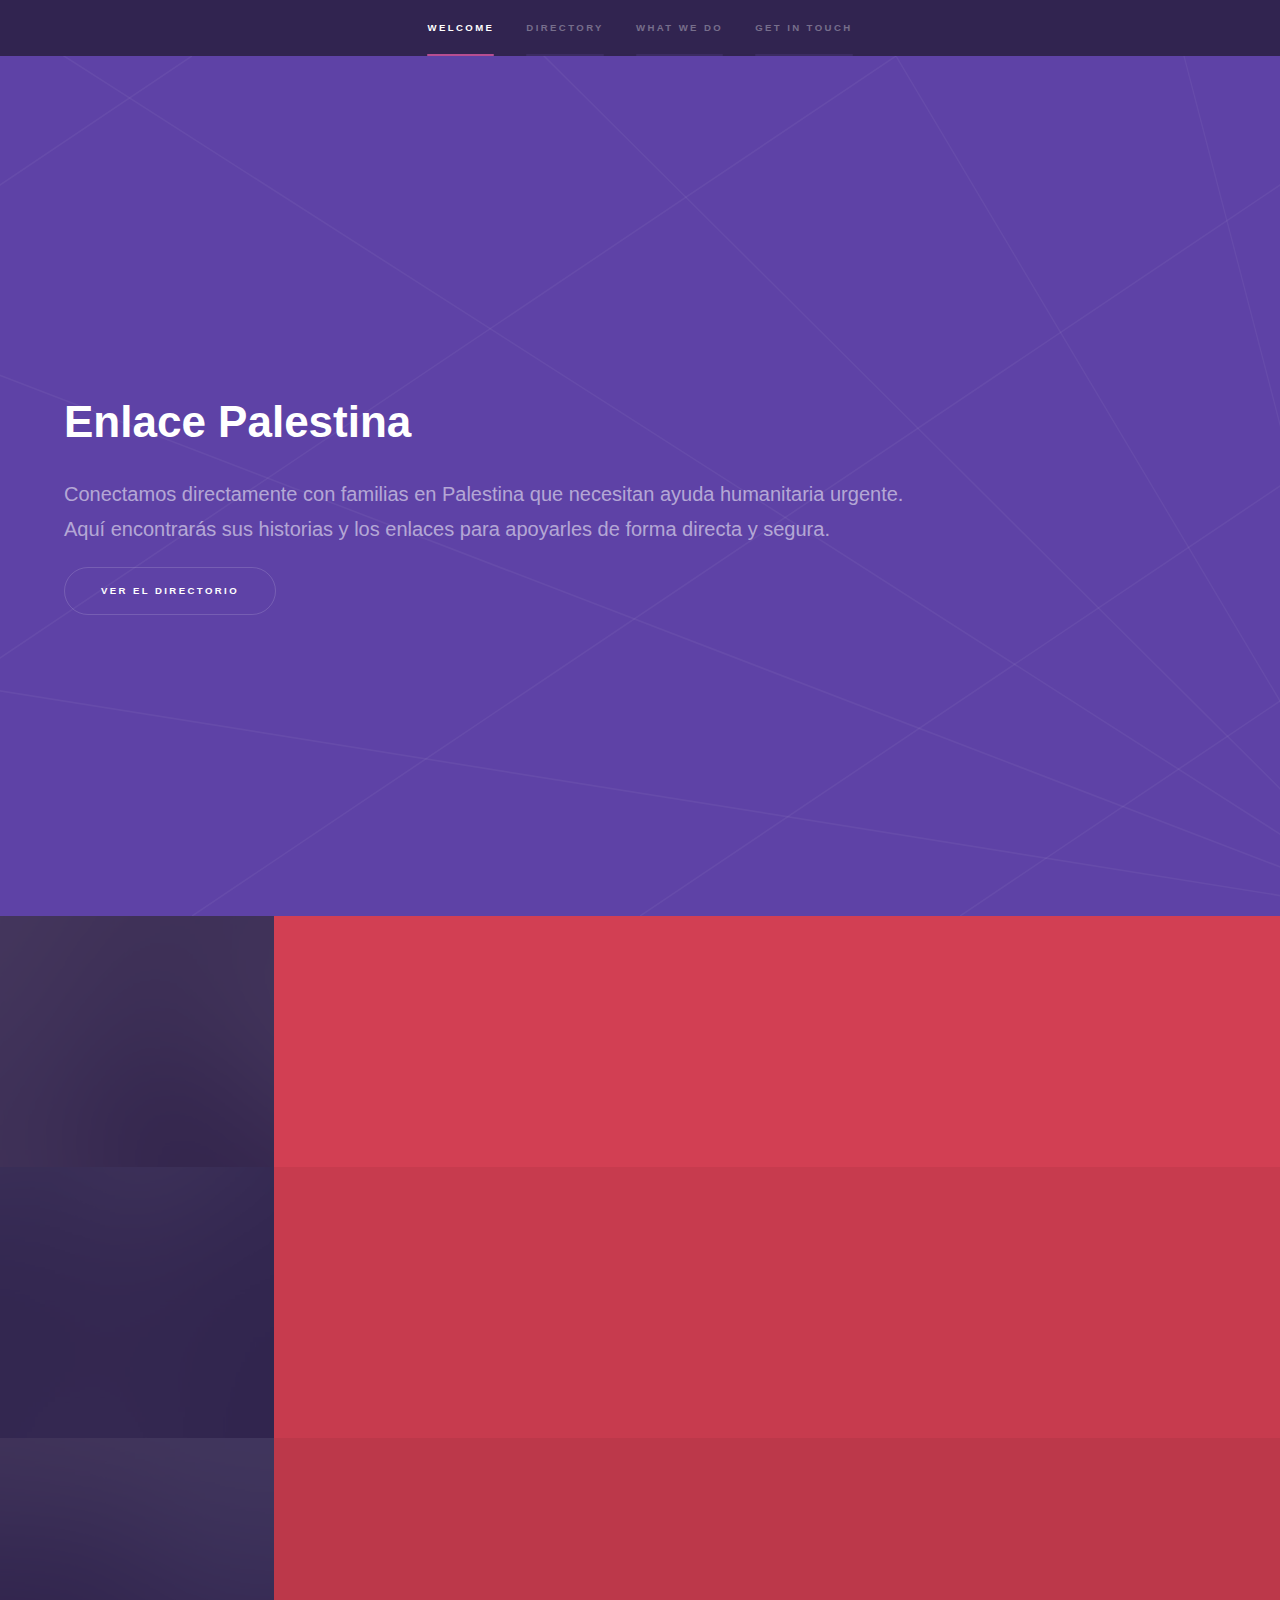
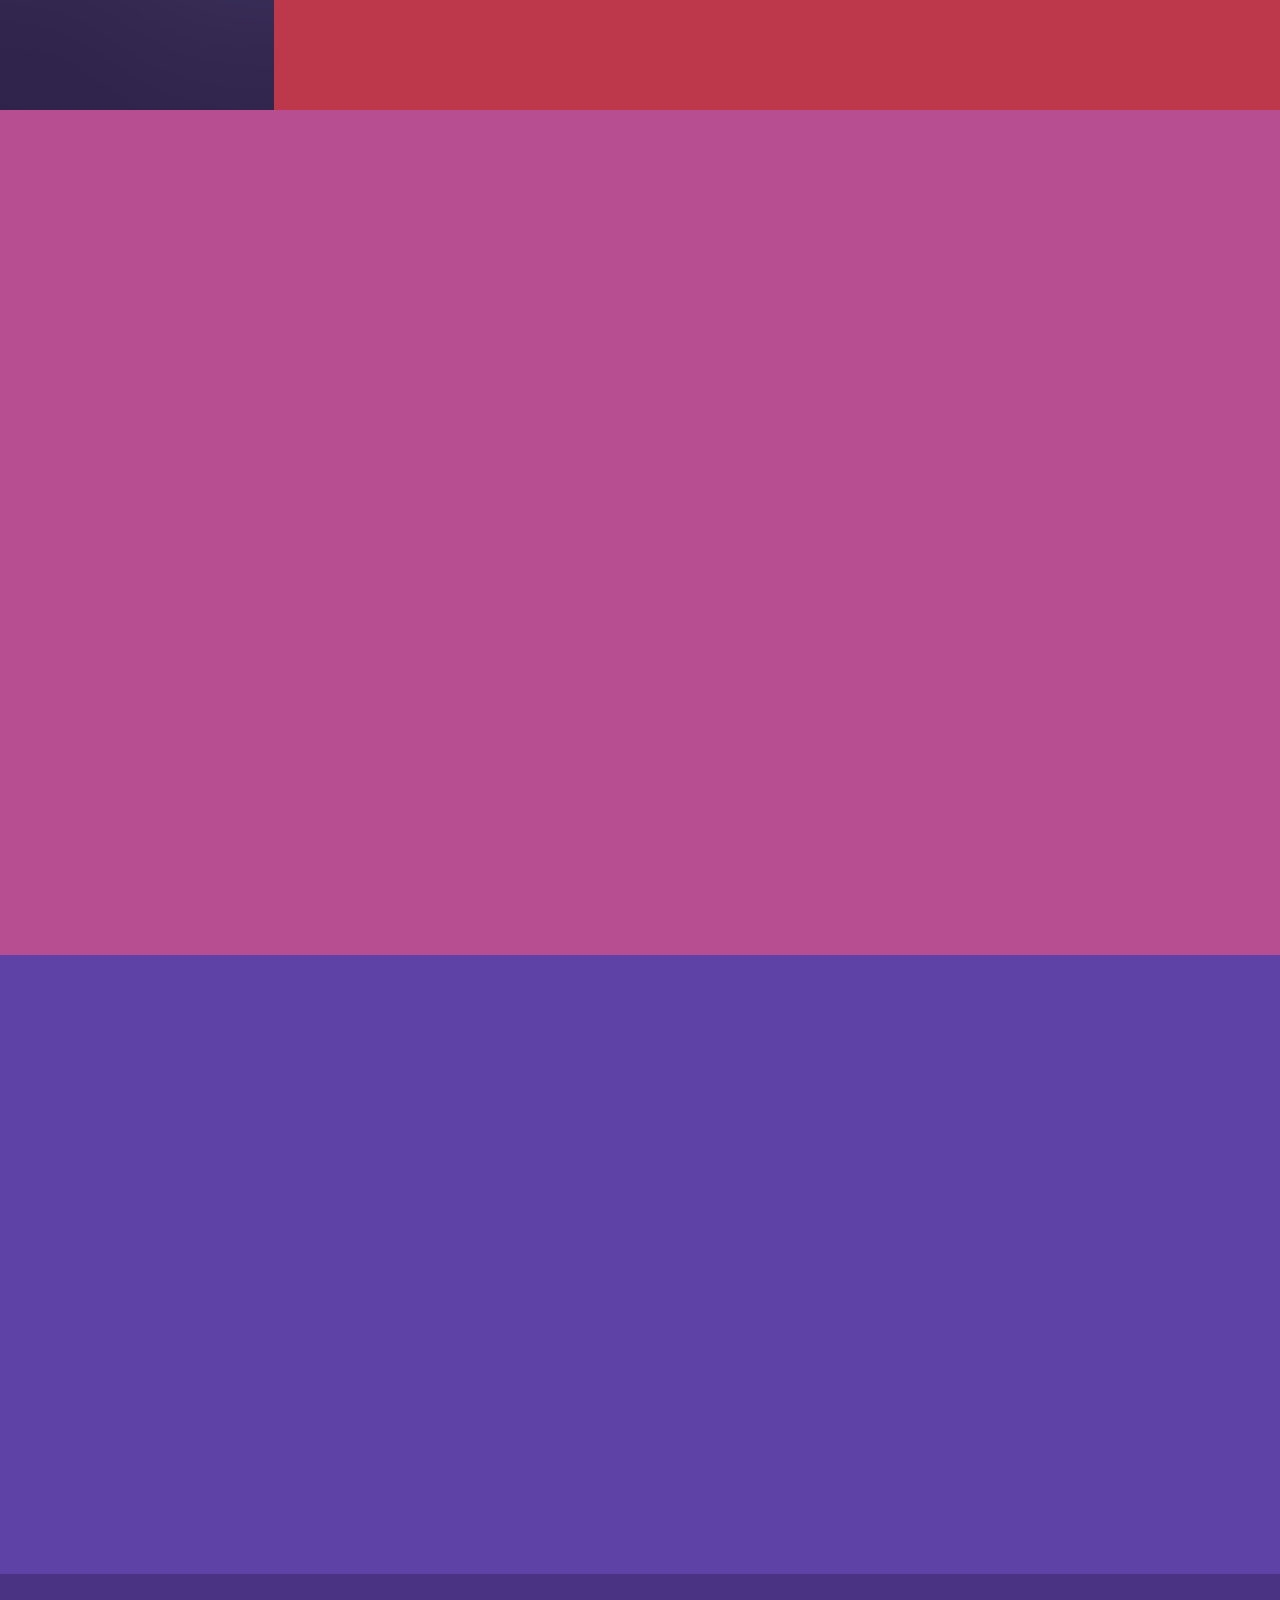
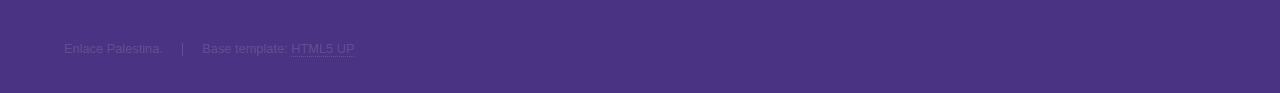
<file: index.html>
<!DOCTYPE HTML>
<!--
	Hyperspace by HTML5 UP
	html5up.net | @ajlkn
	Free for personal and commercial use under the CCA 3.0 license (html5up.net/license)
-->
<html>
	<head>
		<title>Enlace Palestina</title>
		<meta charset="utf-8" />
		<meta name="viewport" content="width=device-width, initial-scale=1, user-scalable=no" />
		<link rel="stylesheet" href="assets/css/main.css" />
		<noscript><link rel="stylesheet" href="assets/css/noscript.css" /></noscript>
	</head>
	<body class="is-preload">

		<!-- Sidebar -->
			<section id="sidebar">
				<div class="inner">
					<nav>
						<ul>
							<li><a href="#intro">Welcome</a></li>
							<li><a href="#one">Directory</a></li>
							<li><a href="#two">What we do</a></li>
							<li><a href="#three">Get in touch</a></li>
						</ul>
					</nav>
				</div>
			</section>

		<!-- Wrapper -->
			<div id="wrapper">

				<!-- Intro -->
					<section id="intro" class="wrapper style1 fullscreen fade-up">
						<div class="inner">
							<h1>Enlace Palestina</h1>
							<p>Conectamos directamente con familias en Palestina que necesitan ayuda humanitaria urgente.<br />
							Aquí encontrarás sus historias y los enlaces para apoyarles de forma directa y segura.</p>
							<ul class="actions">
								<li><a href="#one" class="button scrolly">Ver el directorio</a></li>
							</ul>
						</div>
					</section>

				<!-- One -->
					<section id="one" class="wrapper style2 spotlights">
						<section>
							<a href="#" class="image"><img src="images/pic01.jpg" alt="Familia Al-Kurd" data-position="center center" /></a>
							<div class="content">
								<div class="inner">
									<h3>Familia Al-Kurd, Gaza</h3>
									<p>Nuestra casa fue destruida en los bombardeos. Somos una familia de 6 personas, incluyendo dos niños pequeños. Los fondos recaudados se usarán para conseguir refugio seguro, comida, agua y medicinas. Tu ayuda nos da esperanza.</p>
									<ul class="actions">
										<li><a href="https://www.gofundme.com/f/enlace-a-la-campana-real" target="_blank" rel="noopener noreferrer" class="button">Donar</a></li>
									</ul>
								</div>
							</div>
						</section>
						<section>
							<a href="#" class="image"><img src="images/pic02.jpg" alt="" data-position="top center" /></a>
							<div class="content">
								<div class="inner">
									<h2>Feugiat consequat</h2>
									<p>Phasellus convallis elit id ullamcorper pulvinar. Duis aliquam turpis mauris, eu ultricies erat malesuada quis. Aliquam dapibus.</p>
									<ul class="actions">
										<li><a href="generic.html" class="button">Learn more</a></li>
									</ul>
								</div>
							</div>
						</section>
						<section>
							<a href="#" class="image"><img src="images/pic03.jpg" alt="" data-position="25% 25%" /></a>
							<div class="content">
								<div class="inner">
									<h2>Ultricies aliquam</h2>
									<p>Phasellus convallis elit id ullamcorper pulvinar. Duis aliquam turpis mauris, eu ultricies erat malesuada quis. Aliquam dapibus.</p>
									<ul class="actions">
										<li><a href="generic.html" class="button">Learn more</a></li>
									</ul>
								</div>
							</div>
						</section>
					</section>

				<!-- Two -->
					<section id="two" class="wrapper style3 fade-up">
						<div class="inner">
							<h2>What we do</h2>
							<p>Phasellus convallis elit id ullamcorper pulvinar. Duis aliquam turpis mauris, eu ultricies erat malesuada quis. Aliquam dapibus, lacus eget hendrerit bibendum, urna est aliquam sem, sit amet imperdiet est velit quis lorem.</p>
							<div class="features">
								<section>
									<span class="icon solid major fa-code"></span>
									<h3>Lorem ipsum amet</h3>
									<p>Phasellus convallis elit id ullam corper amet et pulvinar. Duis aliquam turpis mauris, sed ultricies erat dapibus.</p>
								</section>
								<section>
									<span class="icon solid major fa-lock"></span>
									<h3>Aliquam sed nullam</h3>
									<p>Phasellus convallis elit id ullam corper amet et pulvinar. Duis aliquam turpis mauris, sed ultricies erat dapibus.</p>
								</section>
								<section>
									<span class="icon solid major fa-cog"></span>
									<h3>Sed erat ullam corper</h3>
									<p>Phasellus convallis elit id ullam corper amet et pulvinar. Duis aliquam turpis mauris, sed ultricies erat dapibus.</p>
								</section>
								<section>
									<span class="icon solid major fa-desktop"></span>
									<h3>Veroeros quis lorem</h3>
									<p>Phasellus convallis elit id ullam corper amet et pulvinar. Duis aliquam turpis mauris, sed ultricies erat dapibus.</p>
								</section>
								<section>
									<span class="icon solid major fa-link"></span>
									<h3>Urna quis bibendum</h3>
									<p>Phasellus convallis elit id ullam corper amet et pulvinar. Duis aliquam turpis mauris, sed ultricies erat dapibus.</p>
								</section>
								<section>
									<span class="icon major fa-gem"></span>
									<h3>Aliquam urna dapibus</h3>
									<p>Phasellus convallis elit id ullam corper amet et pulvinar. Duis aliquam turpis mauris, sed ultricies erat dapibus.</p>
								</section>
							</div>
							<ul class="actions">
								<li><a href="generic.html" class="button">Learn more</a></li>
							</ul>
						</div>
					</section>

				<!-- Three -->
					<section id="three" class="wrapper style1 fade-up">
						<div class="inner">
							<h2>Contacto</h2>
							<p>Si conoces alguna familia que necesite ayuda o quieres colaborar con el proyecto, no dudes en escribirnos.</p>
							<div class="split style1">
								<section>
									<form method="post" action="#">
										<div class="fields">
											<div class="field half">
												<label for="name">Name</label>
												<input type="text" name="name" id="name" />
											</div>
											<div class="field half">
												<label for="email">Email</label>
												<input type="text" name="email" id="email" />
											</div>
											<div class="field">
												<label for="message">Message</label>
												<textarea name="message" id="message" rows="5"></textarea>
											</div>
										</div>
										<ul class="actions">
											<li><a href="" class="button submit">Send Message</a></li>
										</ul>
									</form>
								</section>
								<section>
									<ul class="contact">
										<li>
											<h3>Email</h3>
											<a href="#">enlacepalestina @ proton.me</a>
										</li>
			
										<li>
											<h3>Social</h3>
											<ul class="icons">
												<li><a href="#" class="icon brands fa-github"><span class="label">GitHub</span></a></li>
												<li><a href="https://www.instagram.com/enlacepalestina" class="icon brands fa-instagram"><span class="label">Instagram</span></a></li>
											</ul>
										</li>
									</ul>
								</section>
							</div>
						</div>
					</section>

			</div>

		<!-- Footer -->
			<footer id="footer" class="wrapper style1-alt">
				<div class="inner">
					<ul class="menu">
						<li>Enlace Palestina.</li><li>Base template: <a href="http://html5up.net">HTML5 UP</a></li>
					</ul>
				</div>
			</footer>

		<!-- Scripts -->
			<script src="assets/js/jquery.min.js"></script>
			<script src="assets/js/jquery.scrollex.min.js"></script>
			<script src="assets/js/jquery.scrolly.min.js"></script>
			<script src="assets/js/browser.min.js"></script>
			<script src="assets/js/breakpoints.min.js"></script>
			<script src="assets/js/util.js"></script>
			<script src="assets/js/main.js"></script>

	</body>
</html>
</file>
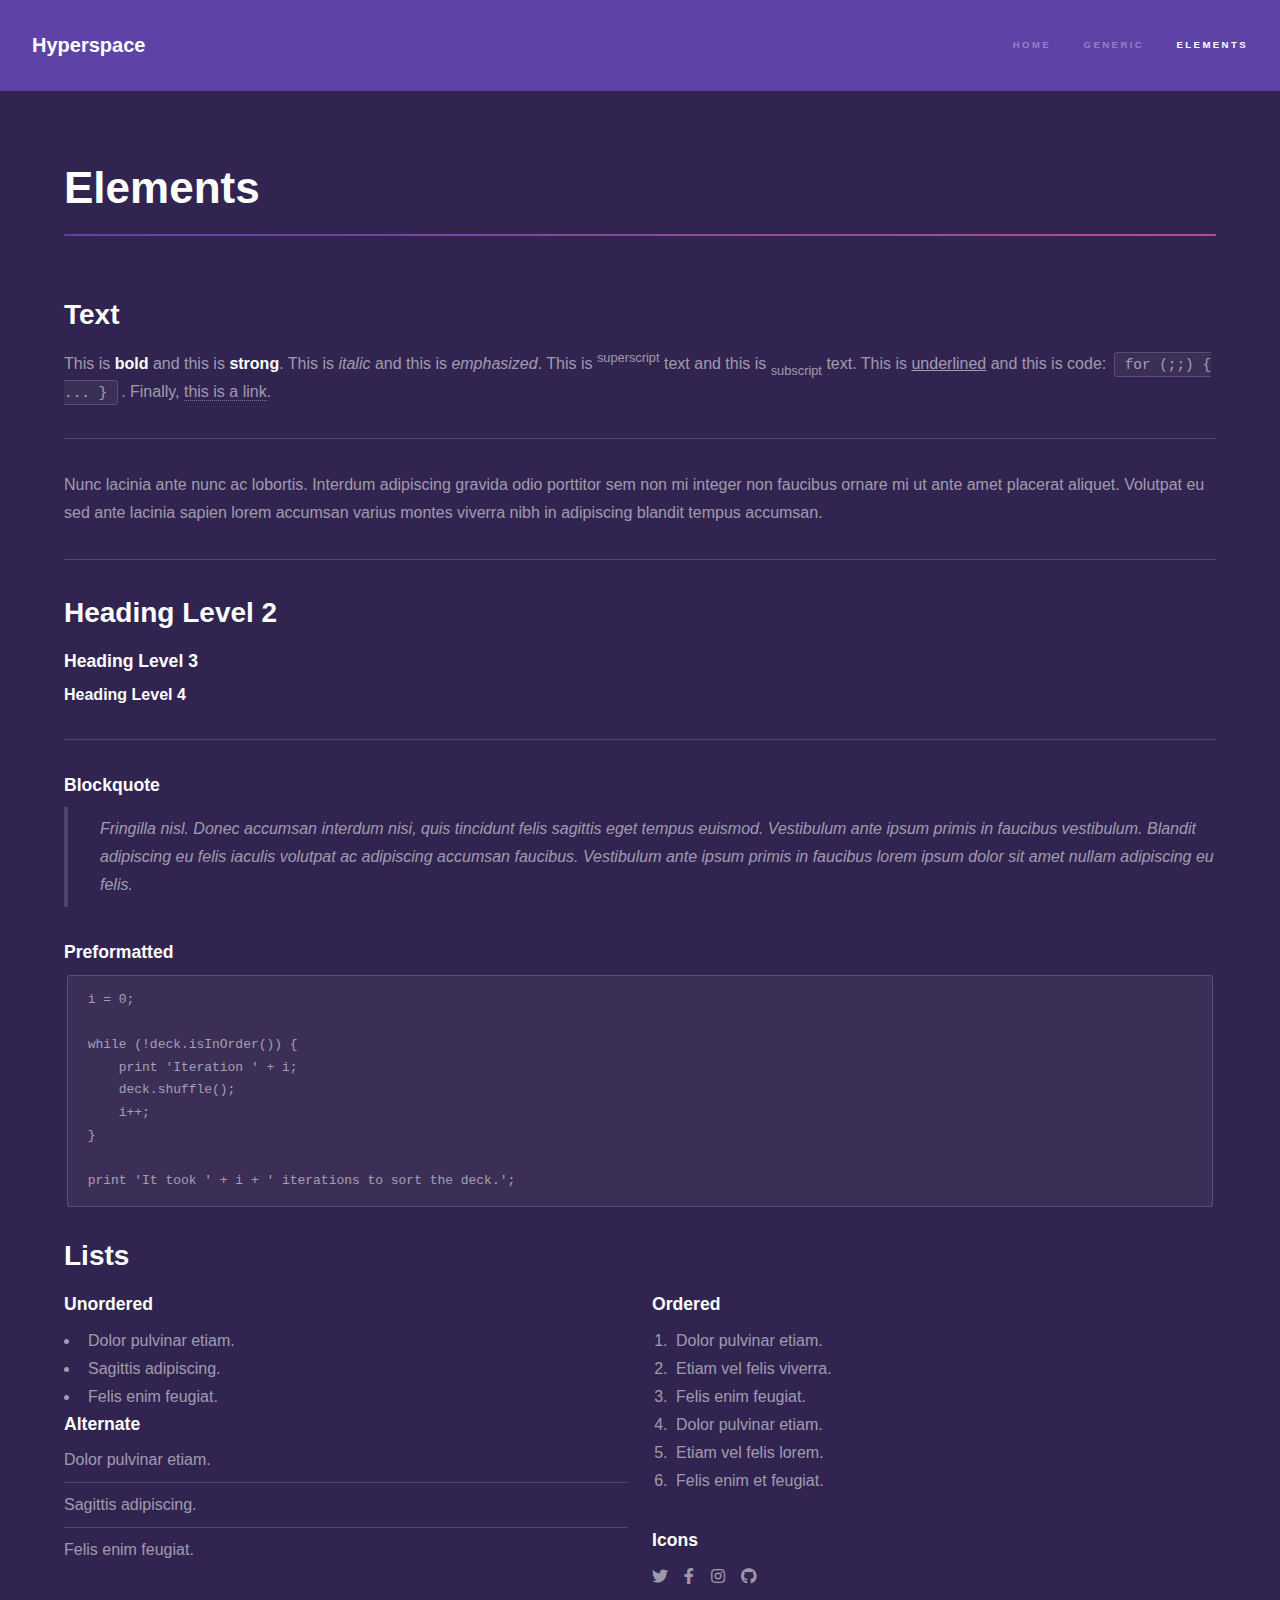
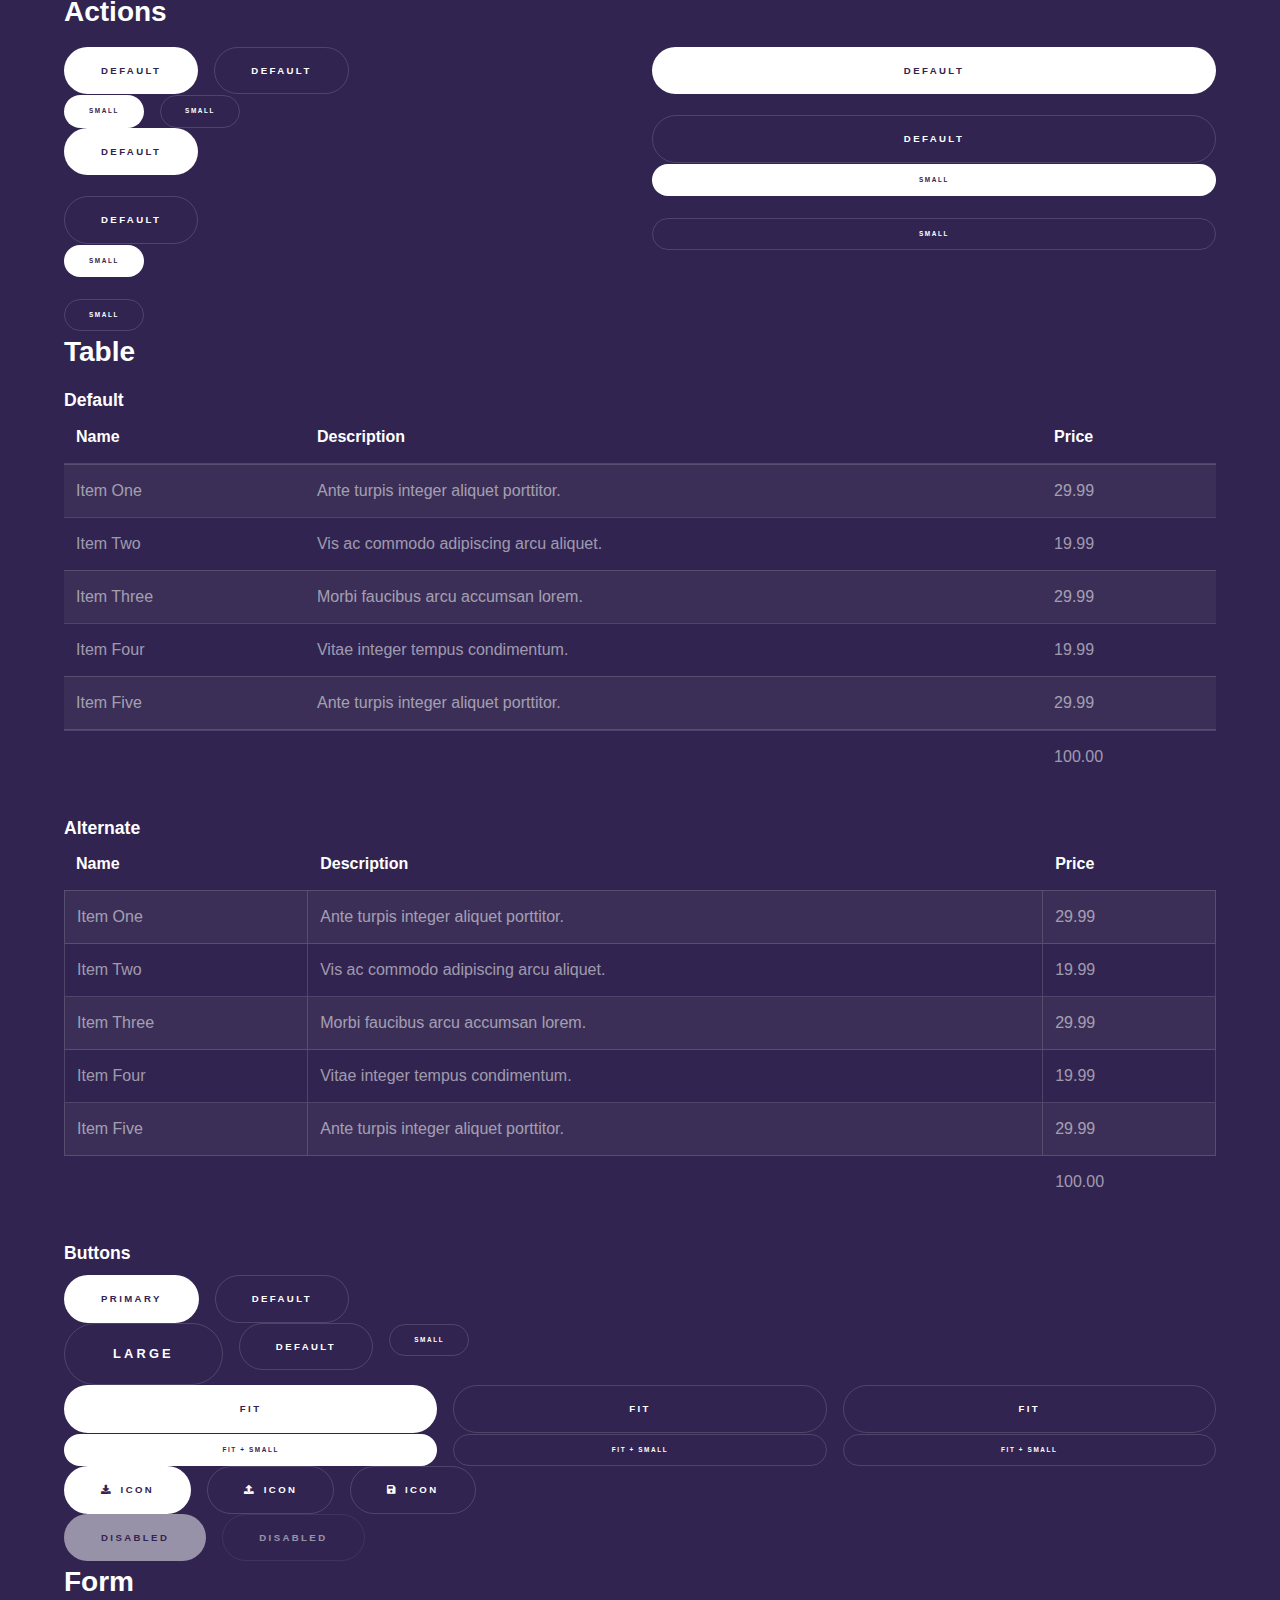
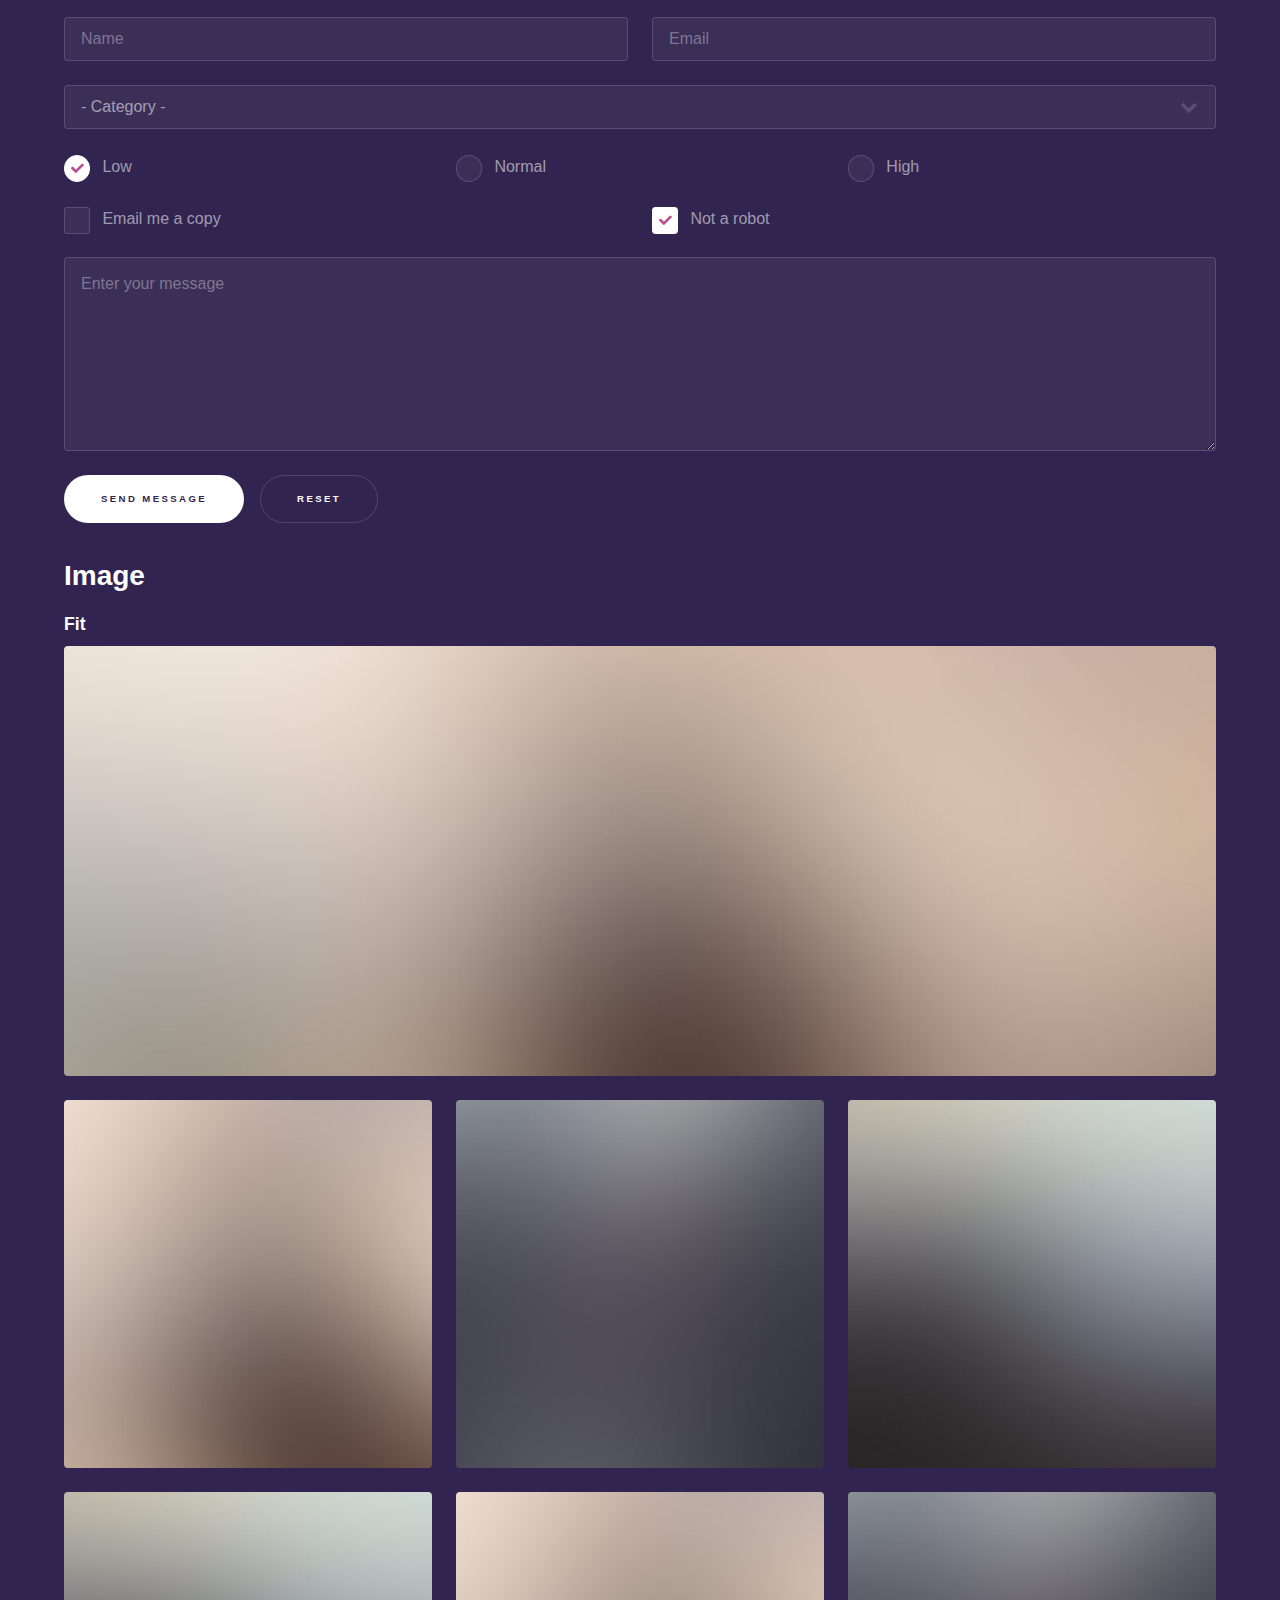
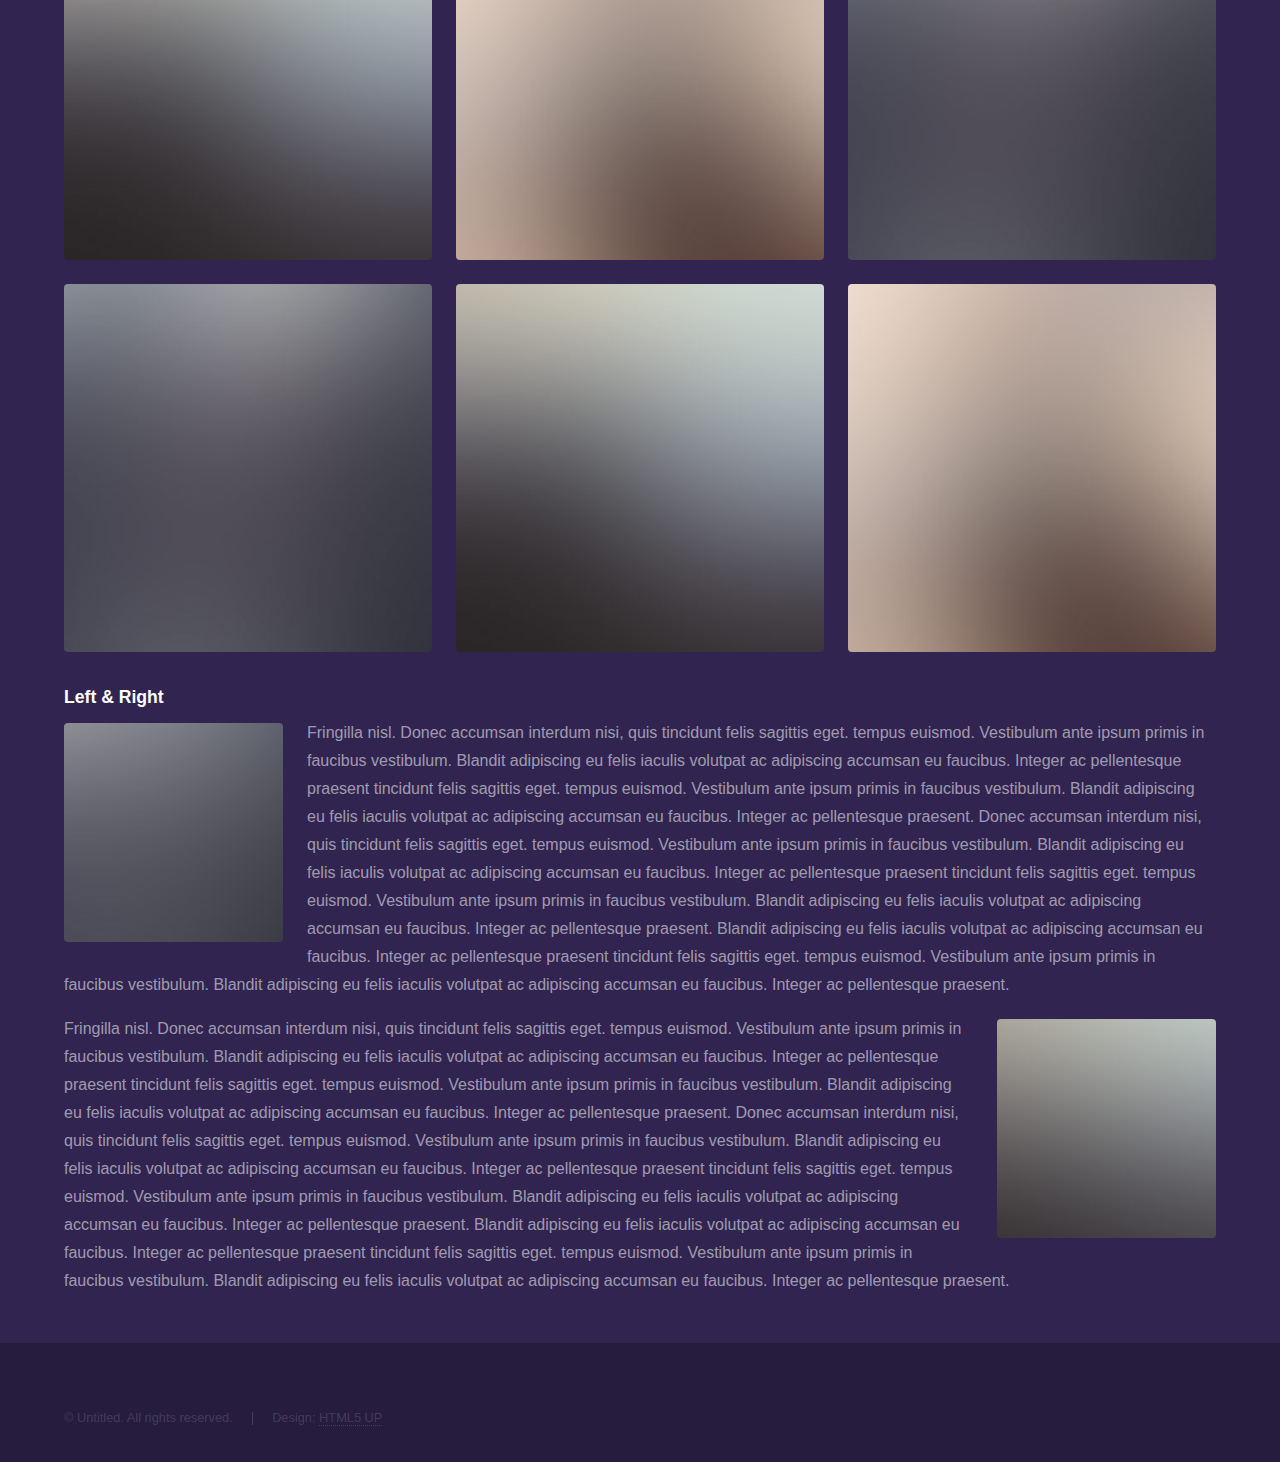
<file: elements.html>
<!DOCTYPE HTML>
<!--
	Hyperspace by HTML5 UP
	html5up.net | @ajlkn
	Free for personal and commercial use under the CCA 3.0 license (html5up.net/license)
-->
<html>
	<head>
		<title>Elements - Hyperspace by HTML5 UP</title>
		<meta charset="utf-8" />
		<meta name="viewport" content="width=device-width, initial-scale=1, user-scalable=no" />
		<link rel="stylesheet" href="assets/css/main.css" />
		<noscript><link rel="stylesheet" href="assets/css/noscript.css" /></noscript>
	</head>
	<body class="is-preload">

		<!-- Header -->
			<header id="header">
				<a href="index.html" class="title">Hyperspace</a>
				<nav>
					<ul>
						<li><a href="index.html">Home</a></li>
						<li><a href="generic.html">Generic</a></li>
						<li><a href="elements.html"  class="active">Elements</a></li>
					</ul>
				</nav>
			</header>

		<!-- Wrapper -->
			<div id="wrapper">

				<!-- Main -->
					<section id="main" class="wrapper">
						<div class="inner">
							<h1 class="major">Elements</h1>

							<!-- Text -->
								<section>
									<h2>Text</h2>
									<p>This is <b>bold</b> and this is <strong>strong</strong>. This is <i>italic</i> and this is <em>emphasized</em>.
									This is <sup>superscript</sup> text and this is <sub>subscript</sub> text.
									This is <u>underlined</u> and this is code: <code>for (;;) { ... }</code>. Finally, <a href="#">this is a link</a>.</p>
									<hr />
									<p>Nunc lacinia ante nunc ac lobortis. Interdum adipiscing gravida odio porttitor sem non mi integer non faucibus ornare mi ut ante amet placerat aliquet. Volutpat eu sed ante lacinia sapien lorem accumsan varius montes viverra nibh in adipiscing blandit tempus accumsan.</p>
									<hr />
									<h2>Heading Level 2</h2>
									<h3>Heading Level 3</h3>
									<h4>Heading Level 4</h4>
									<hr />
									<h3>Blockquote</h3>
									<blockquote>Fringilla nisl. Donec accumsan interdum nisi, quis tincidunt felis sagittis eget tempus euismod. Vestibulum ante ipsum primis in faucibus vestibulum. Blandit adipiscing eu felis iaculis volutpat ac adipiscing accumsan faucibus. Vestibulum ante ipsum primis in faucibus lorem ipsum dolor sit amet nullam adipiscing eu felis.</blockquote>
									<h3>Preformatted</h3>
									<pre><code>i = 0;

while (!deck.isInOrder()) {
    print 'Iteration ' + i;
    deck.shuffle();
    i++;
}

print 'It took ' + i + ' iterations to sort the deck.';</code></pre>
								</section>

							<!-- Lists -->
								<section>
									<h2>Lists</h2>
									<div class="row">
										<div class="col-6 col-12-medium">
											<h3>Unordered</h3>
											<ul>
												<li>Dolor pulvinar etiam.</li>
												<li>Sagittis adipiscing.</li>
												<li>Felis enim feugiat.</li>
											</ul>
											<h3>Alternate</h3>
											<ul class="alt">
												<li>Dolor pulvinar etiam.</li>
												<li>Sagittis adipiscing.</li>
												<li>Felis enim feugiat.</li>
											</ul>
										</div>
										<div class="col-6 col-12-medium">
											<h3>Ordered</h3>
											<ol>
												<li>Dolor pulvinar etiam.</li>
												<li>Etiam vel felis viverra.</li>
												<li>Felis enim feugiat.</li>
												<li>Dolor pulvinar etiam.</li>
												<li>Etiam vel felis lorem.</li>
												<li>Felis enim et feugiat.</li>
											</ol>
											<h3>Icons</h3>
											<ul class="icons">
												<li><a href="#" class="icon brands fa-twitter"><span class="label">Twitter</span></a></li>
												<li><a href="#" class="icon brands fa-facebook-f"><span class="label">Facebook</span></a></li>
												<li><a href="#" class="icon brands fa-instagram"><span class="label">Instagram</span></a></li>
												<li><a href="#" class="icon brands fa-github"><span class="label">Github</span></a></li>
											</ul>
										</div>
									</div>
									<h2>Actions</h2>
									<div class="row">
										<div class="col-6 col-12-medium">
											<ul class="actions">
												<li><a href="#" class="button primary">Default</a></li>
												<li><a href="#" class="button">Default</a></li>
											</ul>
											<ul class="actions small">
												<li><a href="#" class="button primary small">Small</a></li>
												<li><a href="#" class="button small">Small</a></li>
											</ul>
											<ul class="actions stacked">
												<li><a href="#" class="button primary">Default</a></li>
												<li><a href="#" class="button">Default</a></li>
											</ul>
											<ul class="actions stacked">
												<li><a href="#" class="button primary small">Small</a></li>
												<li><a href="#" class="button small">Small</a></li>
											</ul>
										</div>
										<div class="col-6 col-12-medium">
											<ul class="actions stacked">
												<li><a href="#" class="button primary fit">Default</a></li>
												<li><a href="#" class="button fit">Default</a></li>
											</ul>
											<ul class="actions stacked">
												<li><a href="#" class="button primary small fit">Small</a></li>
												<li><a href="#" class="button small fit">Small</a></li>
											</ul>
										</div>
									</div>
								</section>

							<!-- Table -->
								<section>
									<h2>Table</h2>
									<h3>Default</h3>
									<div class="table-wrapper">
										<table>
											<thead>
												<tr>
													<th>Name</th>
													<th>Description</th>
													<th>Price</th>
												</tr>
											</thead>
											<tbody>
												<tr>
													<td>Item One</td>
													<td>Ante turpis integer aliquet porttitor.</td>
													<td>29.99</td>
												</tr>
												<tr>
													<td>Item Two</td>
													<td>Vis ac commodo adipiscing arcu aliquet.</td>
													<td>19.99</td>
												</tr>
												<tr>
													<td>Item Three</td>
													<td> Morbi faucibus arcu accumsan lorem.</td>
													<td>29.99</td>
												</tr>
												<tr>
													<td>Item Four</td>
													<td>Vitae integer tempus condimentum.</td>
													<td>19.99</td>
												</tr>
												<tr>
													<td>Item Five</td>
													<td>Ante turpis integer aliquet porttitor.</td>
													<td>29.99</td>
												</tr>
											</tbody>
											<tfoot>
												<tr>
													<td colspan="2"></td>
													<td>100.00</td>
												</tr>
											</tfoot>
										</table>
									</div>

									<h3>Alternate</h3>
									<div class="table-wrapper">
										<table class="alt">
											<thead>
												<tr>
													<th>Name</th>
													<th>Description</th>
													<th>Price</th>
												</tr>
											</thead>
											<tbody>
												<tr>
													<td>Item One</td>
													<td>Ante turpis integer aliquet porttitor.</td>
													<td>29.99</td>
												</tr>
												<tr>
													<td>Item Two</td>
													<td>Vis ac commodo adipiscing arcu aliquet.</td>
													<td>19.99</td>
												</tr>
												<tr>
													<td>Item Three</td>
													<td> Morbi faucibus arcu accumsan lorem.</td>
													<td>29.99</td>
												</tr>
												<tr>
													<td>Item Four</td>
													<td>Vitae integer tempus condimentum.</td>
													<td>19.99</td>
												</tr>
												<tr>
													<td>Item Five</td>
													<td>Ante turpis integer aliquet porttitor.</td>
													<td>29.99</td>
												</tr>
											</tbody>
											<tfoot>
												<tr>
													<td colspan="2"></td>
													<td>100.00</td>
												</tr>
											</tfoot>
										</table>
									</div>
								</section>

							<!-- Buttons -->
								<section>
									<h3>Buttons</h3>
									<ul class="actions">
										<li><a href="#" class="button primary">Primary</a></li>
										<li><a href="#" class="button">Default</a></li>
									</ul>
									<ul class="actions">
										<li><a href="#" class="button large">Large</a></li>
										<li><a href="#" class="button">Default</a></li>
										<li><a href="#" class="button small">Small</a></li>
									</ul>
									<ul class="actions fit">
										<li><a href="#" class="button primary fit">Fit</a></li>
										<li><a href="#" class="button fit">Fit</a></li>
										<li><a href="#" class="button fit">Fit</a></li>
									</ul>
									<ul class="actions fit small">
										<li><a href="#" class="button primary fit small">Fit + Small</a></li>
										<li><a href="#" class="button fit small">Fit + Small</a></li>
										<li><a href="#" class="button fit small">Fit + Small</a></li>
									</ul>
									<ul class="actions">
										<li><a href="#" class="button primary icon solid fa-download">Icon</a></li>
										<li><a href="#" class="button icon solid fa-upload">Icon</a></li>
										<li><a href="#" class="button icon solid fa-save">Icon</a></li>
									</ul>
									<ul class="actions">
										<li><span class="button primary disabled">Disabled</span></li>
										<li><span class="button disabled">Disabled</span></li>
									</ul>
								</section>

							<!-- Form -->
								<section>
									<h2>Form</h2>
									<form method="post" action="#">
										<div class="row gtr-uniform">
											<div class="col-6 col-12-xsmall">
												<input type="text" name="demo-name" id="demo-name" value="" placeholder="Name" />
											</div>
											<div class="col-6 col-12-xsmall">
												<input type="email" name="demo-email" id="demo-email" value="" placeholder="Email" />
											</div>
											<div class="col-12">
												<select name="demo-category" id="demo-category">
													<option value="">- Category -</option>
													<option value="1">Manufacturing</option>
													<option value="1">Shipping</option>
													<option value="1">Administration</option>
													<option value="1">Human Resources</option>
												</select>
											</div>
											<div class="col-4 col-12-small">
												<input type="radio" id="demo-priority-low" name="demo-priority" checked>
												<label for="demo-priority-low">Low</label>
											</div>
											<div class="col-4 col-12-small">
												<input type="radio" id="demo-priority-normal" name="demo-priority">
												<label for="demo-priority-normal">Normal</label>
											</div>
											<div class="col-4 col-12-small">
												<input type="radio" id="demo-priority-high" name="demo-priority">
												<label for="demo-priority-high">High</label>
											</div>
											<div class="col-6 col-12-small">
												<input type="checkbox" id="demo-copy" name="demo-copy">
												<label for="demo-copy">Email me a copy</label>
											</div>
											<div class="col-6 col-12-small">
												<input type="checkbox" id="demo-human" name="demo-human" checked>
												<label for="demo-human">Not a robot</label>
											</div>
											<div class="col-12">
												<textarea name="demo-message" id="demo-message" placeholder="Enter your message" rows="6"></textarea>
											</div>
											<div class="col-12">
												<ul class="actions">
													<li><input type="submit" value="Send Message" class="primary" /></li>
													<li><input type="reset" value="Reset" /></li>
												</ul>
											</div>
										</div>
									</form>
								</section>

							<!-- Image -->
								<section>
									<h2>Image</h2>
									<h3>Fit</h3>
									<div class="box alt">
										<div class="row gtr-uniform">
											<div class="col-12"><span class="image fit"><img src="images/pic04.jpg" alt="" /></span></div>
											<div class="col-4"><span class="image fit"><img src="images/pic01.jpg" alt="" /></span></div>
											<div class="col-4"><span class="image fit"><img src="images/pic02.jpg" alt="" /></span></div>
											<div class="col-4"><span class="image fit"><img src="images/pic03.jpg" alt="" /></span></div>
											<div class="col-4"><span class="image fit"><img src="images/pic03.jpg" alt="" /></span></div>
											<div class="col-4"><span class="image fit"><img src="images/pic01.jpg" alt="" /></span></div>
											<div class="col-4"><span class="image fit"><img src="images/pic02.jpg" alt="" /></span></div>
											<div class="col-4"><span class="image fit"><img src="images/pic02.jpg" alt="" /></span></div>
											<div class="col-4"><span class="image fit"><img src="images/pic03.jpg" alt="" /></span></div>
											<div class="col-4"><span class="image fit"><img src="images/pic01.jpg" alt="" /></span></div>
										</div>
									</div>
									<h3>Left &amp; Right</h3>
									<p><span class="image left"><img src="images/pic05.jpg" alt="" /></span>Fringilla nisl. Donec accumsan interdum nisi, quis tincidunt felis sagittis eget. tempus euismod. Vestibulum ante ipsum primis in faucibus vestibulum. Blandit adipiscing eu felis iaculis volutpat ac adipiscing accumsan eu faucibus. Integer ac pellentesque praesent tincidunt felis sagittis eget. tempus euismod. Vestibulum ante ipsum primis in faucibus vestibulum. Blandit adipiscing eu felis iaculis volutpat ac adipiscing accumsan eu faucibus. Integer ac pellentesque praesent. Donec accumsan interdum nisi, quis tincidunt felis sagittis eget. tempus euismod. Vestibulum ante ipsum primis in faucibus vestibulum. Blandit adipiscing eu felis iaculis volutpat ac adipiscing accumsan eu faucibus. Integer ac pellentesque praesent tincidunt felis sagittis eget. tempus euismod. Vestibulum ante ipsum primis in faucibus vestibulum. Blandit adipiscing eu felis iaculis volutpat ac adipiscing accumsan eu faucibus. Integer ac pellentesque praesent. Blandit adipiscing eu felis iaculis volutpat ac adipiscing accumsan eu faucibus. Integer ac pellentesque praesent tincidunt felis sagittis eget. tempus euismod. Vestibulum ante ipsum primis in faucibus vestibulum. Blandit adipiscing eu felis iaculis volutpat ac adipiscing accumsan eu faucibus. Integer ac pellentesque praesent.</p>
									<p><span class="image right"><img src="images/pic06.jpg" alt="" /></span>Fringilla nisl. Donec accumsan interdum nisi, quis tincidunt felis sagittis eget. tempus euismod. Vestibulum ante ipsum primis in faucibus vestibulum. Blandit adipiscing eu felis iaculis volutpat ac adipiscing accumsan eu faucibus. Integer ac pellentesque praesent tincidunt felis sagittis eget. tempus euismod. Vestibulum ante ipsum primis in faucibus vestibulum. Blandit adipiscing eu felis iaculis volutpat ac adipiscing accumsan eu faucibus. Integer ac pellentesque praesent. Donec accumsan interdum nisi, quis tincidunt felis sagittis eget. tempus euismod. Vestibulum ante ipsum primis in faucibus vestibulum. Blandit adipiscing eu felis iaculis volutpat ac adipiscing accumsan eu faucibus. Integer ac pellentesque praesent tincidunt felis sagittis eget. tempus euismod. Vestibulum ante ipsum primis in faucibus vestibulum. Blandit adipiscing eu felis iaculis volutpat ac adipiscing accumsan eu faucibus. Integer ac pellentesque praesent. Blandit adipiscing eu felis iaculis volutpat ac adipiscing accumsan eu faucibus. Integer ac pellentesque praesent tincidunt felis sagittis eget. tempus euismod. Vestibulum ante ipsum primis in faucibus vestibulum. Blandit adipiscing eu felis iaculis volutpat ac adipiscing accumsan eu faucibus. Integer ac pellentesque praesent.</p>
								</section>

						</div>
					</section>

			</div>

		<!-- Footer -->
			<footer id="footer" class="wrapper alt">
				<div class="inner">
					<ul class="menu">
						<li>&copy; Untitled. All rights reserved.</li><li>Design: <a href="http://html5up.net">HTML5 UP</a></li>
					</ul>
				</div>
			</footer>

		<!-- Scripts -->
			<script src="assets/js/jquery.min.js"></script>
			<script src="assets/js/jquery.scrollex.min.js"></script>
			<script src="assets/js/jquery.scrolly.min.js"></script>
			<script src="assets/js/browser.min.js"></script>
			<script src="assets/js/breakpoints.min.js"></script>
			<script src="assets/js/util.js"></script>
			<script src="assets/js/main.js"></script>

	</body>
</html>
</file>
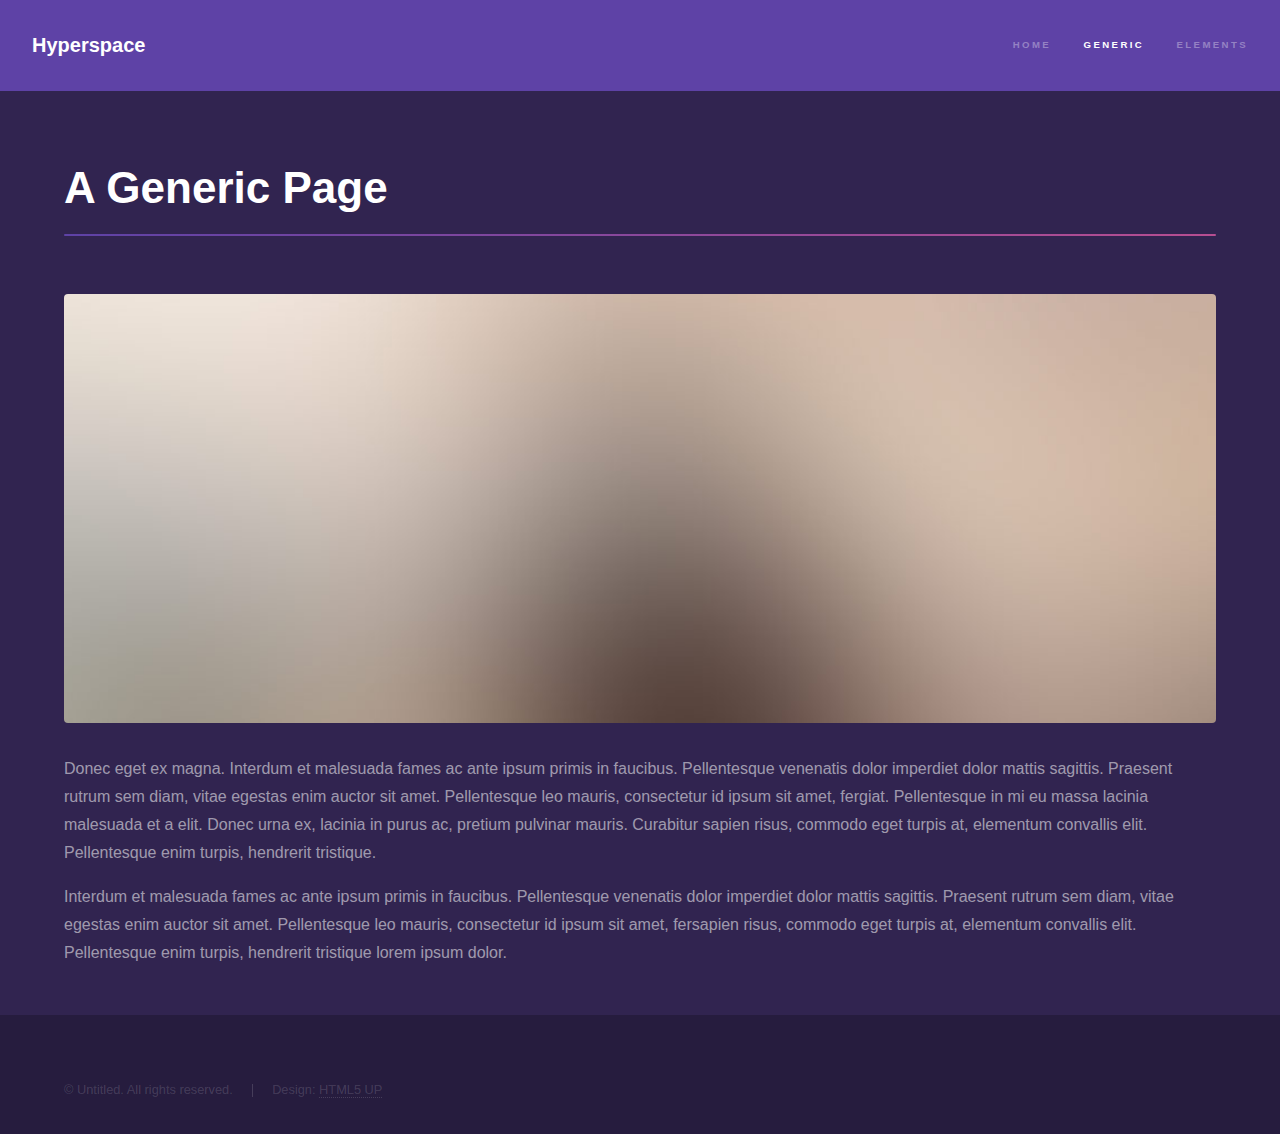
<file: generic.html>
<!DOCTYPE HTML>
<!--
	Hyperspace by HTML5 UP
	html5up.net | @ajlkn
	Free for personal and commercial use under the CCA 3.0 license (html5up.net/license)
-->
<html>
	<head>
		<title>Generic - Hyperspace by HTML5 UP</title>
		<meta charset="utf-8" />
		<meta name="viewport" content="width=device-width, initial-scale=1, user-scalable=no" />
		<link rel="stylesheet" href="assets/css/main.css" />
		<noscript><link rel="stylesheet" href="assets/css/noscript.css" /></noscript>
	</head>
	<body class="is-preload">

		<!-- Header -->
			<header id="header">
				<a href="index.html" class="title">Hyperspace</a>
				<nav>
					<ul>
						<li><a href="index.html">Home</a></li>
						<li><a href="generic.html" class="active">Generic</a></li>
						<li><a href="elements.html">Elements</a></li>
					</ul>
				</nav>
			</header>

		<!-- Wrapper -->
			<div id="wrapper">

				<!-- Main -->
					<section id="main" class="wrapper">
						<div class="inner">
							<h1 class="major">A Generic Page</h1>
							<span class="image fit"><img src="images/pic04.jpg" alt="" /></span>
							<p>Donec eget ex magna. Interdum et malesuada fames ac ante ipsum primis in faucibus. Pellentesque venenatis dolor imperdiet dolor mattis sagittis. Praesent rutrum sem diam, vitae egestas enim auctor sit amet. Pellentesque leo mauris, consectetur id ipsum sit amet, fergiat. Pellentesque in mi eu massa lacinia malesuada et a elit. Donec urna ex, lacinia in purus ac, pretium pulvinar mauris. Curabitur sapien risus, commodo eget turpis at, elementum convallis elit. Pellentesque enim turpis, hendrerit tristique.</p>
							<p>Interdum et malesuada fames ac ante ipsum primis in faucibus. Pellentesque venenatis dolor imperdiet dolor mattis sagittis. Praesent rutrum sem diam, vitae egestas enim auctor sit amet. Pellentesque leo mauris, consectetur id ipsum sit amet, fersapien risus, commodo eget turpis at, elementum convallis elit. Pellentesque enim turpis, hendrerit tristique lorem ipsum dolor.</p>
						</div>
					</section>

			</div>

		<!-- Footer -->
			<footer id="footer" class="wrapper alt">
				<div class="inner">
					<ul class="menu">
						<li>&copy; Untitled. All rights reserved.</li><li>Design: <a href="http://html5up.net">HTML5 UP</a></li>
					</ul>
				</div>
			</footer>

		<!-- Scripts -->
			<script src="assets/js/jquery.min.js"></script>
			<script src="assets/js/jquery.scrollex.min.js"></script>
			<script src="assets/js/jquery.scrolly.min.js"></script>
			<script src="assets/js/browser.min.js"></script>
			<script src="assets/js/breakpoints.min.js"></script>
			<script src="assets/js/util.js"></script>
			<script src="assets/js/main.js"></script>

	</body>
</html>
</file>
<file: assets/css/noscript.css>
/*
	Hyperspace by HTML5 UP
	html5up.net | @ajlkn
	Free for personal and commercial use under the CCA 3.0 license (html5up.net/license)
*/

/* Spotlights */

	.spotlights > section > .image:before {
		opacity: 0 !important;
	}

	.spotlights > section > .content > .inner {
		-moz-transform: none !important;
		-webkit-transform: none !important;
		-ms-transform: none !important;
		transform: none !important;
		opacity: 1 !important;
	}

/* Wrapper */

	.wrapper > .inner {
		opacity: 1 !important;
		-moz-transform: none !important;
		-webkit-transform: none !important;
		-ms-transform: none !important;
		transform: none !important;
	}

/* Sidebar */

	#sidebar > .inner {
		opacity: 1 !important;
	}

	#sidebar nav > ul > li {
		-moz-transform: none !important;
		-webkit-transform: none !important;
		-ms-transform: none !important;
		transform: none !important;
		opacity: 1 !important;
	}
</file>
<file: assets/css/main.css>
@import url(fontawesome-all.min.css);

/*
	Hyperspace by HTML5 UP
	html5up.net | @ajlkn
	Free for personal and commercial use under the CCA 3.0 license (html5up.net/license)
*/

html, body, div, span, applet, object,
iframe, h1, h2, h3, h4, h5, h6, p, blockquote,
pre, a, abbr, acronym, address, big, cite,
code, del, dfn, em, img, ins, kbd, q, s, samp,
small, strike, strong, sub, sup, tt, var, b,
u, i, center, dl, dt, dd, ol, ul, li, fieldset,
form, label, legend, table, caption, tbody,
tfoot, thead, tr, th, td, article, aside,
canvas, details, embed, figure, figcaption,
footer, header, hgroup, menu, nav, output, ruby,
section, summary, time, mark, audio, video {
	margin: 0;
	padding: 0;
	border: 0;
	font-size: 100%;
	font: inherit;
	vertical-align: baseline;}

article, aside, details, figcaption, figure,
footer, header, hgroup, menu, nav, section {
	display: block;}

body {
	line-height: 1;
}

ol, ul {
	list-style: none;
}

blockquote, q {
	quotes: none;
}

	blockquote:before, blockquote:after, q:before, q:after {
		content: '';
		content: none;
	}

table {
	border-collapse: collapse;
	border-spacing: 0;
}

body {
	-webkit-text-size-adjust: none;
}

mark {
	background-color: transparent;
	color: inherit;
}

input::-moz-focus-inner {
	border: 0;
	padding: 0;
}

input, select, textarea {
	-moz-appearance: none;
	-webkit-appearance: none;
	-ms-appearance: none;
	appearance: none;
}

/* Basic */

	@-ms-viewport {
		width: device-width;
	}

	body {
		-ms-overflow-style: scrollbar;
	}

	@media screen and (max-width: 480px) {

		html, body {
			min-width: 320px;
		}

	}

	html {
		box-sizing: border-box;
	}

	*, *:before, *:after {
		box-sizing: inherit;
	}

	body {
		background: #312450;
	}

		body.is-preload *, body.is-preload *:before, body.is-preload *:after {
			-moz-animation: none !important;
			-webkit-animation: none !important;
			-ms-animation: none !important;
			animation: none !important;
			-moz-transition: none !important;
			-webkit-transition: none !important;
			-ms-transition: none !important;
			transition: none !important;
		}

/* Type */

	body, input, select, textarea {
		color: rgba(255, 255, 255, 0.55);
		font-family: Arial, Helvetica, sans-serif;
		font-size: 16.5pt;
		font-weight: normal;
		line-height: 1.75;
	}

		@media screen and (max-width: 1680px) {

			body, input, select, textarea {
				font-size: 13pt;
			}

		}

		@media screen and (max-width: 1280px) {

			body, input, select, textarea {
				font-size: 12pt;
			}

		}

		@media screen and (max-width: 360px) {

			body, input, select, textarea {
				font-size: 11pt;
			}

		}

	a {
		-moz-transition: color 0.2s ease, border-bottom-color 0.2s ease;
		-webkit-transition: color 0.2s ease, border-bottom-color 0.2s ease;
		-ms-transition: color 0.2s ease, border-bottom-color 0.2s ease;
		transition: color 0.2s ease, border-bottom-color 0.2s ease;
		border-bottom: dotted 1px rgba(255, 255, 255, 0.35);
		color: inherit;
		text-decoration: none;
	}

		a:hover {
			border-bottom-color: transparent;
			color: #ffffff;
		}

	strong, b {
		color: #ffffff;
		font-weight: bold;
	}

	em, i {
		font-style: italic;
	}

	p {
		margin: 0 0 1em 0;
	}

	h1, h2, h3, h4, h5, h6 {
		color: #ffffff;
		font-weight: bold;
		line-height: 1.5;
		margin: 0 0 0.5em 0;
	}

		h1 a, h2 a, h3 a, h4 a, h5 a, h6 a {
			color: inherit;
			text-decoration: none;
		}

	h1 {
		font-size: 2.75em;
	}

		h1.major {
			margin: 0 0 1.3em 0;
			position: relative;
			padding-bottom: 0.35em;
		}

			h1.major:after {
				background-image: -moz-linear-gradient(to right, #5e42a6, #b74e91);
				background-image: -webkit-linear-gradient(to right, #5e42a6, #b74e91);
				background-image: -ms-linear-gradient(to right, #5e42a6, #b74e91);
				background-image: linear-gradient(to right, #5e42a6, #b74e91);
				-moz-transition: max-width 0.2s ease;
				-webkit-transition: max-width 0.2s ease;
				-ms-transition: max-width 0.2s ease;
				transition: max-width 0.2s ease;
				border-radius: 0.2em;
				bottom: 0;
				content: '';
				height: 0.05em;
				position: absolute;
				right: 0;
				width: 100%;
			}

	h2 {
		font-size: 1.75em;
	}

	h3 {
		font-size: 1.1em;
	}

	h4 {
		font-size: 1em;
	}

	h5 {
		font-size: 0.8em;
	}

	h6 {
		font-size: 0.6em;
	}

	@media screen and (max-width: 736px) {

		h1 {
			font-size: 2em;
		}

		h2 {
			font-size: 1.25em;
		}

		h3 {
			font-size: 1em;
		}

		h4 {
			font-size: 0.8em;
		}

		h5 {
			font-size: 0.6em;
		}

		h6 {
			font-size: 0.6em;
		}

	}

	sub {
		font-size: 0.8em;
		position: relative;
		top: 0.5em;
	}

	sup {
		font-size: 0.8em;
		position: relative;
		top: -0.5em;
	}

	blockquote {
		border-left: solid 4px rgba(255, 255, 255, 0.15);
		font-style: italic;
		margin: 0 0 2em 0;
		padding: 0.5em 0 0.5em 2em;
	}

	code {
		background: rgba(255, 255, 255, 0.05);
		border-radius: 0.25em;
		border: solid 1px rgba(255, 255, 255, 0.15);
		font-family: "Courier New", monospace;
		font-size: 0.9em;
		margin: 0 0.25em;
		padding: 0.25em 0.65em;
	}

	pre {
		-webkit-overflow-scrolling: touch;
		font-family: "Courier New", monospace;
		font-size: 0.9em;
		margin: 0 0 2em 0;
	}

		pre code {
			display: block;
			line-height: 1.75em;
			padding: 1em 1.5em;
			overflow-x: auto;
		}

	hr {
		border: 0;
		border-bottom: solid 1px rgba(255, 255, 255, 0.15);
		margin: 2em 0;
	}

		hr.major {
			margin: 3em 0;
		}

	.align-left {
		text-align: left;
	}

	.align-center {
		text-align: center;
	}

	.align-right {
		text-align: right;
	}

/* Row */

	.row {
		display: flex;
		flex-wrap: wrap;
		box-sizing: border-box;
		align-items: stretch;
	}

		.row > * {
			box-sizing: border-box;
		}

		.row.gtr-uniform > * > :last-child {
			margin-bottom: 0;
		}

		.row.aln-left {
			justify-content: flex-start;
		}

		.row.aln-center {
			justify-content: center;
		}

		.row.aln-right {
			justify-content: flex-end;
		}

		.row.aln-top {
			align-items: flex-start;
		}

		.row.aln-middle {
			align-items: center;
		}

		.row.aln-bottom {
			align-items: flex-end;
		}

		.row > .imp {
			order: -1;
		}

		.row > .col-1 {
			width: 8.33333%;
		}

		.row > .off-1 {
			margin-left: 8.33333%;
		}

		.row > .col-2 {
			width: 16.66667%;
		}

		.row > .off-2 {
			margin-left: 16.66667%;
		}

		.row > .col-3 {
			width: 25%;
		}

		.row > .off-3 {
			margin-left: 25%;
		}

		.row > .col-4 {
			width: 33.33333%;
		}

		.row > .off-4 {
			margin-left: 33.33333%;
		}

		.row > .col-5 {
			width: 41.66667%;
		}

		.row > .off-5 {
			margin-left: 41.66667%;
		}

		.row > .col-6 {
			width: 50%;
		}

		.row > .off-6 {
			margin-left: 50%;
		}

		.row > .col-7 {
			width: 58.33333%;
		}

		.row > .off-7 {
			margin-left: 58.33333%;
		}

		.row > .col-8 {
			width: 66.66667%;
		}

		.row > .off-8 {
			margin-left: 66.66667%;
		}

		.row > .col-9 {
			width: 75%;
		}

		.row > .off-9 {
			margin-left: 75%;
		}

		.row > .col-10 {
			width: 83.33333%;
		}

		.row > .off-10 {
			margin-left: 83.33333%;
		}

		.row > .col-11 {
			width: 91.66667%;
		}

		.row > .off-11 {
			margin-left: 91.66667%;
		}

		.row > .col-12 {
			width: 100%;
		}

		.row > .off-12 {
			margin-left: 100%;
		}

		.row.gtr-0 {
			margin-top: 0;
			margin-left: 0em;
		}

			.row.gtr-0 > * {
				padding: 0 0 0 0em;
			}

			.row.gtr-0.gtr-uniform {
				margin-top: 0em;
			}

				.row.gtr-0.gtr-uniform > * {
					padding-top: 0em;
				}

		.row.gtr-25 {
			margin-top: 0;
			margin-left: -0.375em;
		}

			.row.gtr-25 > * {
				padding: 0 0 0 0.375em;
			}

			.row.gtr-25.gtr-uniform {
				margin-top: -0.375em;
			}

				.row.gtr-25.gtr-uniform > * {
					padding-top: 0.375em;
				}

		.row.gtr-50 {
			margin-top: 0;
			margin-left: -0.75em;
		}

			.row.gtr-50 > * {
				padding: 0 0 0 0.75em;
			}

			.row.gtr-50.gtr-uniform {
				margin-top: -0.75em;
			}

				.row.gtr-50.gtr-uniform > * {
					padding-top: 0.75em;
				}

		.row {
			margin-top: 0;
			margin-left: -1.5em;
		}

			.row > * {
				padding: 0 0 0 1.5em;
			}

			.row.gtr-uniform {
				margin-top: -1.5em;
			}

				.row.gtr-uniform > * {
					padding-top: 1.5em;
				}

		.row.gtr-150 {
			margin-top: 0;
			margin-left: -2.25em;
		}

			.row.gtr-150 > * {
				padding: 0 0 0 2.25em;
			}

			.row.gtr-150.gtr-uniform {
				margin-top: -2.25em;
			}

				.row.gtr-150.gtr-uniform > * {
					padding-top: 2.25em;
				}

		.row.gtr-200 {
			margin-top: 0;
			margin-left: -3em;
		}

			.row.gtr-200 > * {
				padding: 0 0 0 3em;
			}

			.row.gtr-200.gtr-uniform {
				margin-top: -3em;
			}

				.row.gtr-200.gtr-uniform > * {
					padding-top: 3em;
				}

		@media screen and (max-width: 1680px) {

			.row {
				display: flex;
				flex-wrap: wrap;
				box-sizing: border-box;
				align-items: stretch;
			}

				.row > * {
					box-sizing: border-box;
				}

				.row.gtr-uniform > * > :last-child {
					margin-bottom: 0;
				}

				.row.aln-left {
					justify-content: flex-start;
				}

				.row.aln-center {
					justify-content: center;
				}

				.row.aln-right {
					justify-content: flex-end;
				}

				.row.aln-top {
					align-items: flex-start;
				}

				.row.aln-middle {
					align-items: center;
				}

				.row.aln-bottom {
					align-items: flex-end;
				}

				.row > .imp-xlarge {
					order: -1;
				}

				.row > .col-1-xlarge {
					width: 8.33333%;
				}

				.row > .off-1-xlarge {
					margin-left: 8.33333%;
				}

				.row > .col-2-xlarge {
					width: 16.66667%;
				}

				.row > .off-2-xlarge {
					margin-left: 16.66667%;
				}

				.row > .col-3-xlarge {
					width: 25%;
				}

				.row > .off-3-xlarge {
					margin-left: 25%;
				}

				.row > .col-4-xlarge {
					width: 33.33333%;
				}

				.row > .off-4-xlarge {
					margin-left: 33.33333%;
				}

				.row > .col-5-xlarge {
					width: 41.66667%;
				}

				.row > .off-5-xlarge {
					margin-left: 41.66667%;
				}

				.row > .col-6-xlarge {
					width: 50%;
				}

				.row > .off-6-xlarge {
					margin-left: 50%;
				}

				.row > .col-7-xlarge {
					width: 58.33333%;
				}

				.row > .off-7-xlarge {
					margin-left: 58.33333%;
				}

				.row > .col-8-xlarge {
					width: 66.66667%;
				}

				.row > .off-8-xlarge {
					margin-left: 66.66667%;
				}

				.row > .col-9-xlarge {
					width: 75%;
				}

				.row > .off-9-xlarge {
					margin-left: 75%;
				}

				.row > .col-10-xlarge {
					width: 83.33333%;
				}

				.row > .off-10-xlarge {
					margin-left: 83.33333%;
				}

				.row > .col-11-xlarge {
					width: 91.66667%;
				}

				.row > .off-11-xlarge {
					margin-left: 91.66667%;
				}

				.row > .col-12-xlarge {
					width: 100%;
				}

				.row > .off-12-xlarge {
					margin-left: 100%;
				}

				.row.gtr-0 {
					margin-top: 0;
					margin-left: 0em;
				}

					.row.gtr-0 > * {
						padding: 0 0 0 0em;
					}

					.row.gtr-0.gtr-uniform {
						margin-top: 0em;
					}

						.row.gtr-0.gtr-uniform > * {
							padding-top: 0em;
						}

				.row.gtr-25 {
					margin-top: 0;
					margin-left: -0.375em;
				}

					.row.gtr-25 > * {
						padding: 0 0 0 0.375em;
					}

					.row.gtr-25.gtr-uniform {
						margin-top: -0.375em;
					}

						.row.gtr-25.gtr-uniform > * {
							padding-top: 0.375em;
						}

				.row.gtr-50 {
					margin-top: 0;
					margin-left: -0.75em;
				}

					.row.gtr-50 > * {
						padding: 0 0 0 0.75em;
					}

					.row.gtr-50.gtr-uniform {
						margin-top: -0.75em;
					}

						.row.gtr-50.gtr-uniform > * {
							padding-top: 0.75em;
						}

				.row {
					margin-top: 0;
					margin-left: -1.5em;
				}

					.row > * {
						padding: 0 0 0 1.5em;
					}

					.row.gtr-uniform {
						margin-top: -1.5em;
					}

						.row.gtr-uniform > * {
							padding-top: 1.5em;
						}

				.row.gtr-150 {
					margin-top: 0;
					margin-left: -2.25em;
				}

					.row.gtr-150 > * {
						padding: 0 0 0 2.25em;
					}

					.row.gtr-150.gtr-uniform {
						margin-top: -2.25em;
					}

						.row.gtr-150.gtr-uniform > * {
							padding-top: 2.25em;
						}

				.row.gtr-200 {
					margin-top: 0;
					margin-left: -3em;
				}

					.row.gtr-200 > * {
						padding: 0 0 0 3em;
					}

					.row.gtr-200.gtr-uniform {
						margin-top: -3em;
					}

						.row.gtr-200.gtr-uniform > * {
							padding-top: 3em;
						}

		}

		@media screen and (max-width: 1280px) {

			.row {
				display: flex;
				flex-wrap: wrap;
				box-sizing: border-box;
				align-items: stretch;
			}

				.row > * {
					box-sizing: border-box;
				}

				.row.gtr-uniform > * > :last-child {
					margin-bottom: 0;
				}

				.row.aln-left {
					justify-content: flex-start;
				}

				.row.aln-center {
					justify-content: center;
				}

				.row.aln-right {
					justify-content: flex-end;
				}

				.row.aln-top {
					align-items: flex-start;
				}

				.row.aln-middle {
					align-items: center;
				}

				.row.aln-bottom {
					align-items: flex-end;
				}

				.row > .imp-large {
					order: -1;
				}

				.row > .col-1-large {
					width: 8.33333%;
				}

				.row > .off-1-large {
					margin-left: 8.33333%;
				}

				.row > .col-2-large {
					width: 16.66667%;
				}

				.row > .off-2-large {
					margin-left: 16.66667%;
				}

				.row > .col-3-large {
					width: 25%;
				}

				.row > .off-3-large {
					margin-left: 25%;
				}

				.row > .col-4-large {
					width: 33.33333%;
				}

				.row > .off-4-large {
					margin-left: 33.33333%;
				}

				.row > .col-5-large {
					width: 41.66667%;
				}

				.row > .off-5-large {
					margin-left: 41.66667%;
				}

				.row > .col-6-large {
					width: 50%;
				}

				.row > .off-6-large {
					margin-left: 50%;
				}

				.row > .col-7-large {
					width: 58.33333%;
				}

				.row > .off-7-large {
					margin-left: 58.33333%;
				}

				.row > .col-8-large {
					width: 66.66667%;
				}

				.row > .off-8-large {
					margin-left: 66.66667%;
				}

				.row > .col-9-large {
					width: 75%;
				}

				.row > .off-9-large {
					margin-left: 75%;
				}

				.row > .col-10-large {
					width: 83.33333%;
				}

				.row > .off-10-large {
					margin-left: 83.33333%;
				}

				.row > .col-11-large {
					width: 91.66667%;
				}

				.row > .off-11-large {
					margin-left: 91.66667%;
				}

				.row > .col-12-large {
					width: 100%;
				}

				.row > .off-12-large {
					margin-left: 100%;
				}

				.row.gtr-0 {
					margin-top: 0;
					margin-left: 0em;
				}

					.row.gtr-0 > * {
						padding: 0 0 0 0em;
					}

					.row.gtr-0.gtr-uniform {
						margin-top: 0em;
					}

						.row.gtr-0.gtr-uniform > * {
							padding-top: 0em;
						}

				.row.gtr-25 {
					margin-top: 0;
					margin-left: -0.375em;
				}

					.row.gtr-25 > * {
						padding: 0 0 0 0.375em;
					}

					.row.gtr-25.gtr-uniform {
						margin-top: -0.375em;
					}

						.row.gtr-25.gtr-uniform > * {
							padding-top: 0.375em;
						}

				.row.gtr-50 {
					margin-top: 0;
					margin-left: -0.75em;
				}

					.row.gtr-50 > * {
						padding: 0 0 0 0.75em;
					}

					.row.gtr-50.gtr-uniform {
						margin-top: -0.75em;
					}

						.row.gtr-50.gtr-uniform > * {
							padding-top: 0.75em;
						}

				.row {
					margin-top: 0;
					margin-left: -1.5em;
				}

					.row > * {
						padding: 0 0 0 1.5em;
					}

					.row.gtr-uniform {
						margin-top: -1.5em;
					}

						.row.gtr-uniform > * {
							padding-top: 1.5em;
						}

				.row.gtr-150 {
					margin-top: 0;
					margin-left: -2.25em;
				}

					.row.gtr-150 > * {
						padding: 0 0 0 2.25em;
					}

					.row.gtr-150.gtr-uniform {
						margin-top: -2.25em;
					}

						.row.gtr-150.gtr-uniform > * {
							padding-top: 2.25em;
						}

				.row.gtr-200 {
					margin-top: 0;
					margin-left: -3em;
				}

					.row.gtr-200 > * {
						padding: 0 0 0 3em;
					}

					.row.gtr-200.gtr-uniform {
						margin-top: -3em;
					}

						.row.gtr-200.gtr-uniform > * {
							padding-top: 3em;
						}

		}

		@media screen and (max-width: 980px) {

			.row {
				display: flex;
				flex-wrap: wrap;
				box-sizing: border-box;
				align-items: stretch;
			}

				.row > * {
					box-sizing: border-box;
				}

				.row.gtr-uniform > * > :last-child {
					margin-bottom: 0;
				}

				.row.aln-left {
					justify-content: flex-start;
				}

				.row.aln-center {
					justify-content: center;
				}

				.row.aln-right {
					justify-content: flex-end;
				}

				.row.aln-top {
					align-items: flex-start;
				}

				.row.aln-middle {
					align-items: center;
				}

				.row.aln-bottom {
					align-items: flex-end;
				}

				.row > .imp-medium {
					order: -1;
				}

				.row > .col-1-medium {
					width: 8.33333%;
				}

				.row > .off-1-medium {
					margin-left: 8.33333%;
				}

				.row > .col-2-medium {
					width: 16.66667%;
				}

				.row > .off-2-medium {
					margin-left: 16.66667%;
				}

				.row > .col-3-medium {
					width: 25%;
				}

				.row > .off-3-medium {
					margin-left: 25%;
				}

				.row > .col-4-medium {
					width: 33.33333%;
				}

				.row > .off-4-medium {
					margin-left: 33.33333%;
				}

				.row > .col-5-medium {
					width: 41.66667%;
				}

				.row > .off-5-medium {
					margin-left: 41.66667%;
				}

				.row > .col-6-medium {
					width: 50%;
				}

				.row > .off-6-medium {
					margin-left: 50%;
				}

				.row > .col-7-medium {
					width: 58.33333%;
				}

				.row > .off-7-medium {
					margin-left: 58.33333%;
				}

				.row > .col-8-medium {
					width: 66.66667%;
				}

				.row > .off-8-medium {
					margin-left: 66.66667%;
				}

				.row > .col-9-medium {
					width: 75%;
				}

				.row > .off-9-medium {
					margin-left: 75%;
				}

				.row > .col-10-medium {
					width: 83.33333%;
				}

				.row > .off-10-medium {
					margin-left: 83.33333%;
				}

				.row > .col-11-medium {
					width: 91.66667%;
				}

				.row > .off-11-medium {
					margin-left: 91.66667%;
				}

				.row > .col-12-medium {
					width: 100%;
				}

				.row > .off-12-medium {
					margin-left: 100%;
				}

				.row.gtr-0 {
					margin-top: 0;
					margin-left: 0em;
				}

					.row.gtr-0 > * {
						padding: 0 0 0 0em;
					}

					.row.gtr-0.gtr-uniform {
						margin-top: 0em;
					}

						.row.gtr-0.gtr-uniform > * {
							padding-top: 0em;
						}

				.row.gtr-25 {
					margin-top: 0;
					margin-left: -0.375em;
				}

					.row.gtr-25 > * {
						padding: 0 0 0 0.375em;
					}

					.row.gtr-25.gtr-uniform {
						margin-top: -0.375em;
					}

						.row.gtr-25.gtr-uniform > * {
							padding-top: 0.375em;
						}

				.row.gtr-50 {
					margin-top: 0;
					margin-left: -0.75em;
				}

					.row.gtr-50 > * {
						padding: 0 0 0 0.75em;
					}

					.row.gtr-50.gtr-uniform {
						margin-top: -0.75em;
					}

						.row.gtr-50.gtr-uniform > * {
							padding-top: 0.75em;
						}

				.row {
					margin-top: 0;
					margin-left: -1.5em;
				}

					.row > * {
						padding: 0 0 0 1.5em;
					}

					.row.gtr-uniform {
						margin-top: -1.5em;
					}

						.row.gtr-uniform > * {
							padding-top: 1.5em;
						}

				.row.gtr-150 {
					margin-top: 0;
					margin-left: -2.25em;
				}

					.row.gtr-150 > * {
						padding: 0 0 0 2.25em;
					}

					.row.gtr-150.gtr-uniform {
						margin-top: -2.25em;
					}

						.row.gtr-150.gtr-uniform > * {
							padding-top: 2.25em;
						}

				.row.gtr-200 {
					margin-top: 0;
					margin-left: -3em;
				}

					.row.gtr-200 > * {
						padding: 0 0 0 3em;
					}

					.row.gtr-200.gtr-uniform {
						margin-top: -3em;
					}

						.row.gtr-200.gtr-uniform > * {
							padding-top: 3em;
						}

		}

		@media screen and (max-width: 736px) {

			.row {
				display: flex;
				flex-wrap: wrap;
				box-sizing: border-box;
				align-items: stretch;
			}

				.row > * {
					box-sizing: border-box;
				}

				.row.gtr-uniform > * > :last-child {
					margin-bottom: 0;
				}

				.row.aln-left {
					justify-content: flex-start;
				}

				.row.aln-center {
					justify-content: center;
				}

				.row.aln-right {
					justify-content: flex-end;
				}

				.row.aln-top {
					align-items: flex-start;
				}

				.row.aln-middle {
					align-items: center;
				}

				.row.aln-bottom {
					align-items: flex-end;
				}

				.row > .imp-small {
					order: -1;
				}

				.row > .col-1-small {
					width: 8.33333%;
				}

				.row > .off-1-small {
					margin-left: 8.33333%;
				}

				.row > .col-2-small {
					width: 16.66667%;
				}

				.row > .off-2-small {
					margin-left: 16.66667%;
				}

				.row > .col-3-small {
					width: 25%;
				}

				.row > .off-3-small {
					margin-left: 25%;
				}

				.row > .col-4-small {
					width: 33.33333%;
				}

				.row > .off-4-small {
					margin-left: 33.33333%;
				}

				.row > .col-5-small {
					width: 41.66667%;
				}

				.row > .off-5-small {
					margin-left: 41.66667%;
				}

				.row > .col-6-small {
					width: 50%;
				}

				.row > .off-6-small {
					margin-left: 50%;
				}

				.row > .col-7-small {
					width: 58.33333%;
				}

				.row > .off-7-small {
					margin-left: 58.33333%;
				}

				.row > .col-8-small {
					width: 66.66667%;
				}

				.row > .off-8-small {
					margin-left: 66.66667%;
				}

				.row > .col-9-small {
					width: 75%;
				}

				.row > .off-9-small {
					margin-left: 75%;
				}

				.row > .col-10-small {
					width: 83.33333%;
				}

				.row > .off-10-small {
					margin-left: 83.33333%;
				}

				.row > .col-11-small {
					width: 91.66667%;
				}

				.row > .off-11-small {
					margin-left: 91.66667%;
				}

				.row > .col-12-small {
					width: 100%;
				}

				.row > .off-12-small {
					margin-left: 100%;
				}

				.row.gtr-0 {
					margin-top: 0;
					margin-left: 0em;
				}

					.row.gtr-0 > * {
						padding: 0 0 0 0em;
					}

					.row.gtr-0.gtr-uniform {
						margin-top: 0em;
					}

						.row.gtr-0.gtr-uniform > * {
							padding-top: 0em;
						}

				.row.gtr-25 {
					margin-top: 0;
					margin-left: -0.375em;
				}

					.row.gtr-25 > * {
						padding: 0 0 0 0.375em;
					}

					.row.gtr-25.gtr-uniform {
						margin-top: -0.375em;
					}

						.row.gtr-25.gtr-uniform > * {
							padding-top: 0.375em;
						}

				.row.gtr-50 {
					margin-top: 0;
					margin-left: -0.75em;
				}

					.row.gtr-50 > * {
						padding: 0 0 0 0.75em;
					}

					.row.gtr-50.gtr-uniform {
						margin-top: -0.75em;
					}

						.row.gtr-50.gtr-uniform > * {
							padding-top: 0.75em;
						}

				.row {
					margin-top: 0;
					margin-left: -1.5em;
				}

					.row > * {
						padding: 0 0 0 1.5em;
					}

					.row.gtr-uniform {
						margin-top: -1.5em;
					}

						.row.gtr-uniform > * {
							padding-top: 1.5em;
						}

				.row.gtr-150 {
					margin-top: 0;
					margin-left: -2.25em;
				}

					.row.gtr-150 > * {
						padding: 0 0 0 2.25em;
					}

					.row.gtr-150.gtr-uniform {
						margin-top: -2.25em;
					}

						.row.gtr-150.gtr-uniform > * {
							padding-top: 2.25em;
						}

				.row.gtr-200 {
					margin-top: 0;
					margin-left: -3em;
				}

					.row.gtr-200 > * {
						padding: 0 0 0 3em;
					}

					.row.gtr-200.gtr-uniform {
						margin-top: -3em;
					}

						.row.gtr-200.gtr-uniform > * {
							padding-top: 3em;
						}

		}

		@media screen and (max-width: 480px) {

			.row {
				display: flex;
				flex-wrap: wrap;
				box-sizing: border-box;
				align-items: stretch;
			}

				.row > * {
					box-sizing: border-box;
				}

				.row.gtr-uniform > * > :last-child {
					margin-bottom: 0;
				}

				.row.aln-left {
					justify-content: flex-start;
				}

				.row.aln-center {
					justify-content: center;
				}

				.row.aln-right {
					justify-content: flex-end;
				}

				.row.aln-top {
					align-items: flex-start;
				}

				.row.aln-middle {
					align-items: center;
				}

				.row.aln-bottom {
					align-items: flex-end;
				}

				.row > .imp-xsmall {
					order: -1;
				}

				.row > .col-1-xsmall {
					width: 8.33333%;
				}

				.row > .off-1-xsmall {
					margin-left: 8.33333%;
				}

				.row > .col-2-xsmall {
					width: 16.66667%;
				}

				.row > .off-2-xsmall {
					margin-left: 16.66667%;
				}

				.row > .col-3-xsmall {
					width: 25%;
				}

				.row > .off-3-xsmall {
					margin-left: 25%;
				}

				.row > .col-4-xsmall {
					width: 33.33333%;
				}

				.row > .off-4-xsmall {
					margin-left: 33.33333%;
				}

				.row > .col-5-xsmall {
					width: 41.66667%;
				}

				.row > .off-5-xsmall {
					margin-left: 41.66667%;
				}

				.row > .col-6-xsmall {
					width: 50%;
				}

				.row > .off-6-xsmall {
					margin-left: 50%;
				}

				.row > .col-7-xsmall {
					width: 58.33333%;
				}

				.row > .off-7-xsmall {
					margin-left: 58.33333%;
				}

				.row > .col-8-xsmall {
					width: 66.66667%;
				}

				.row > .off-8-xsmall {
					margin-left: 66.66667%;
				}

				.row > .col-9-xsmall {
					width: 75%;
				}

				.row > .off-9-xsmall {
					margin-left: 75%;
				}

				.row > .col-10-xsmall {
					width: 83.33333%;
				}

				.row > .off-10-xsmall {
					margin-left: 83.33333%;
				}

				.row > .col-11-xsmall {
					width: 91.66667%;
				}

				.row > .off-11-xsmall {
					margin-left: 91.66667%;
				}

				.row > .col-12-xsmall {
					width: 100%;
				}

				.row > .off-12-xsmall {
					margin-left: 100%;
				}

				.row.gtr-0 {
					margin-top: 0;
					margin-left: 0em;
				}

					.row.gtr-0 > * {
						padding: 0 0 0 0em;
					}

					.row.gtr-0.gtr-uniform {
						margin-top: 0em;
					}

						.row.gtr-0.gtr-uniform > * {
							padding-top: 0em;
						}

				.row.gtr-25 {
					margin-top: 0;
					margin-left: -0.375em;
				}

					.row.gtr-25 > * {
						padding: 0 0 0 0.375em;
					}

					.row.gtr-25.gtr-uniform {
						margin-top: -0.375em;
					}

						.row.gtr-25.gtr-uniform > * {
							padding-top: 0.375em;
						}

				.row.gtr-50 {
					margin-top: 0;
					margin-left: -0.75em;
				}

					.row.gtr-50 > * {
						padding: 0 0 0 0.75em;
					}

					.row.gtr-50.gtr-uniform {
						margin-top: -0.75em;
					}

						.row.gtr-50.gtr-uniform > * {
							padding-top: 0.75em;
						}

				.row {
					margin-top: 0;
					margin-left: -1.5em;
				}

					.row > * {
						padding: 0 0 0 1.5em;
					}

					.row.gtr-uniform {
						margin-top: -1.5em;
					}

						.row.gtr-uniform > * {
							padding-top: 1.5em;
						}

				.row.gtr-150 {
					margin-top: 0;
					margin-left: -2.25em;
				}

					.row.gtr-150 > * {
						padding: 0 0 0 2.25em;
					}

					.row.gtr-150.gtr-uniform {
						margin-top: -2.25em;
					}

						.row.gtr-150.gtr-uniform > * {
							padding-top: 2.25em;
						}

				.row.gtr-200 {
					margin-top: 0;
					margin-left: -3em;
				}

					.row.gtr-200 > * {
						padding: 0 0 0 3em;
					}

					.row.gtr-200.gtr-uniform {
						margin-top: -3em;
					}

						.row.gtr-200.gtr-uniform > * {
							padding-top: 3em;
						}

		}

/* Box */

	.box {
		border-radius: 0.25em;
		border: solid 1px rgba(255, 255, 255, 0.15);
		margin-bottom: 2em;
		padding: 1.5em;
	}

		.box > :last-child,
		.box > :last-child > :last-child,
		.box > :last-child > :last-child > :last-child {
			margin-bottom: 0;
		}

		.box.alt {
			border: 0;
			border-radius: 0;
			padding: 0;
		}

/* Button */

	input[type="submit"],
	input[type="reset"],
	input[type="button"],
	button,
	.button {
		-moz-appearance: none;
		-webkit-appearance: none;
		-ms-appearance: none;
		appearance: none;
		-moz-transition: border-color 0.2s ease;
		-webkit-transition: border-color 0.2s ease;
		-ms-transition: border-color 0.2s ease;
		transition: border-color 0.2s ease;
		background-color: transparent;
		border: solid 1px !important;
		border-color: rgba(255, 255, 255, 0.15) !important;
		border-radius: 3em;
		color: #ffffff !important;
		cursor: pointer;
		display: inline-block;
		font-size: 0.6em;
		font-weight: bold;
		height: calc(4.75em + 2px);
		letter-spacing: 0.25em;
		line-height: 4.75em;
		outline: 0;
		padding: 0 3.75em;
		position: relative;
		text-align: center;
		text-decoration: none;
		text-transform: uppercase;
		white-space: nowrap;
	}

		input[type="submit"]:after,
		input[type="reset"]:after,
		input[type="button"]:after,
		button:after,
		.button:after {
			-moz-transform: scale(0.25);
			-webkit-transform: scale(0.25);
			-ms-transform: scale(0.25);
			transform: scale(0.25);
			pointer-events: none;
			-moz-transition: opacity 0.2s ease, -moz-transform 0.2s ease;
			-webkit-transition: opacity 0.2s ease, -webkit-transform 0.2s ease;
			-ms-transition: opacity 0.2s ease, -ms-transform 0.2s ease;
			transition: opacity 0.2s ease, transform 0.2s ease;
			background: #ffffff;
			border-radius: 3em;
			content: '';
			height: 100%;
			left: 0;
			opacity: 0;
			position: absolute;
			top: 0;
			width: 100%;
		}

		input[type="submit"].icon:before,
		input[type="reset"].icon:before,
		input[type="button"].icon:before,
		button.icon:before,
		.button.icon:before {
			margin-right: 0.75em;
		}

		input[type="submit"].fit,
		input[type="reset"].fit,
		input[type="button"].fit,
		button.fit,
		.button.fit {
			width: 100%;
		}

		input[type="submit"].small,
		input[type="reset"].small,
		input[type="button"].small,
		button.small,
		.button.small {
			font-size: 0.4em;
		}

		input[type="submit"].large,
		input[type="reset"].large,
		input[type="button"].large,
		button.large,
		.button.large {
			font-size: 0.8em;
		}

		input[type="submit"].primary,
		input[type="reset"].primary,
		input[type="button"].primary,
		button.primary,
		.button.primary {
			background-color: #ffffff;
			color: #312450 !important;
		}

			input[type="submit"].primary:after,
			input[type="reset"].primary:after,
			input[type="button"].primary:after,
			button.primary:after,
			.button.primary:after {
				display: none;
			}

		input[type="submit"].disabled, input[type="submit"]:disabled,
		input[type="reset"].disabled,
		input[type="reset"]:disabled,
		input[type="button"].disabled,
		input[type="button"]:disabled,
		button.disabled,
		button:disabled,
		.button.disabled,
		.button:disabled {
			cursor: default;
			opacity: 0.5;
			pointer-events: none;
		}

		input[type="submit"]:hover,
		input[type="reset"]:hover,
		input[type="button"]:hover,
		button:hover,
		.button:hover {
			border-color: rgba(255, 255, 255, 0.55) !important;
		}

			input[type="submit"]:hover:after,
			input[type="reset"]:hover:after,
			input[type="button"]:hover:after,
			button:hover:after,
			.button:hover:after {
				opacity: 0.05;
				-moz-transform: scale(1);
				-webkit-transform: scale(1);
				-ms-transform: scale(1);
				transform: scale(1);
			}

			input[type="submit"]:hover:active,
			input[type="reset"]:hover:active,
			input[type="button"]:hover:active,
			button:hover:active,
			.button:hover:active {
				border-color: #ffffff !important;
			}

				input[type="submit"]:hover:active:after,
				input[type="reset"]:hover:active:after,
				input[type="button"]:hover:active:after,
				button:hover:active:after,
				.button:hover:active:after {
					opacity: 0.1;
				}

/* Features */

	.features {
		display: -moz-flex;
		display: -webkit-flex;
		display: -ms-flex;
		display: flex;
		-moz-flex-wrap: wrap;
		-webkit-flex-wrap: wrap;
		-ms-flex-wrap: wrap;
		flex-wrap: wrap;
		border-radius: 0.25em;
		border: solid 1px rgba(255, 255, 255, 0.15);
		background: rgba(255, 255, 255, 0.05);
		margin: 0 0 2em 0;
	}

		.features section {
			padding: 3.5em 3em 1em 7em ;
			width: 50%;
			border-top: solid 1px rgba(255, 255, 255, 0.15);
			position: relative;
		}

			.features section:nth-child(-n + 2) {
				border-top-width: 0;
			}

			.features section:nth-child(2n) {
				border-left: solid 1px rgba(255, 255, 255, 0.15);
			}

			.features section .icon {
				-moz-transition: opacity 0.5s ease, -moz-transform 0.5s ease;
				-webkit-transition: opacity 0.5s ease, -webkit-transform 0.5s ease;
				-ms-transition: opacity 0.5s ease, -ms-transform 0.5s ease;
				transition: opacity 0.5s ease, transform 0.5s ease;
				-moz-transition-delay: 1s;
				-webkit-transition-delay: 1s;
				-ms-transition-delay: 1s;
				transition-delay: 1s;
				-moz-transform: scale(1);
				-webkit-transform: scale(1);
				-ms-transform: scale(1);
				transform: scale(1);
				position: absolute;
				left: 3em;
				top: 3em;
				opacity: 1;
			}

			.features section:nth-child(1) .icon {
				-moz-transition-delay: 0.15s;
				-webkit-transition-delay: 0.15s;
				-ms-transition-delay: 0.15s;
				transition-delay: 0.15s;
			}

			.features section:nth-child(2) .icon {
				-moz-transition-delay: 0.3s;
				-webkit-transition-delay: 0.3s;
				-ms-transition-delay: 0.3s;
				transition-delay: 0.3s;
			}

			.features section:nth-child(3) .icon {
				-moz-transition-delay: 0.45s;
				-webkit-transition-delay: 0.45s;
				-ms-transition-delay: 0.45s;
				transition-delay: 0.45s;
			}

			.features section:nth-child(4) .icon {
				-moz-transition-delay: 0.6s;
				-webkit-transition-delay: 0.6s;
				-ms-transition-delay: 0.6s;
				transition-delay: 0.6s;
			}

			.features section:nth-child(5) .icon {
				-moz-transition-delay: 0.75s;
				-webkit-transition-delay: 0.75s;
				-ms-transition-delay: 0.75s;
				transition-delay: 0.75s;
			}

			.features section:nth-child(6) .icon {
				-moz-transition-delay: 0.9s;
				-webkit-transition-delay: 0.9s;
				-ms-transition-delay: 0.9s;
				transition-delay: 0.9s;
			}

			.features section:nth-child(7) .icon {
				-moz-transition-delay: 1.05s;
				-webkit-transition-delay: 1.05s;
				-ms-transition-delay: 1.05s;
				transition-delay: 1.05s;
			}

			.features section:nth-child(8) .icon {
				-moz-transition-delay: 1.2s;
				-webkit-transition-delay: 1.2s;
				-ms-transition-delay: 1.2s;
				transition-delay: 1.2s;
			}

			.features section:nth-child(9) .icon {
				-moz-transition-delay: 1.35s;
				-webkit-transition-delay: 1.35s;
				-ms-transition-delay: 1.35s;
				transition-delay: 1.35s;
			}

			.features section:nth-child(10) .icon {
				-moz-transition-delay: 1.5s;
				-webkit-transition-delay: 1.5s;
				-ms-transition-delay: 1.5s;
				transition-delay: 1.5s;
			}

			.features section:nth-child(11) .icon {
				-moz-transition-delay: 1.65s;
				-webkit-transition-delay: 1.65s;
				-ms-transition-delay: 1.65s;
				transition-delay: 1.65s;
			}

			.features section:nth-child(12) .icon {
				-moz-transition-delay: 1.8s;
				-webkit-transition-delay: 1.8s;
				-ms-transition-delay: 1.8s;
				transition-delay: 1.8s;
			}

			.features section:nth-child(13) .icon {
				-moz-transition-delay: 1.95s;
				-webkit-transition-delay: 1.95s;
				-ms-transition-delay: 1.95s;
				transition-delay: 1.95s;
			}

			.features section:nth-child(14) .icon {
				-moz-transition-delay: 2.1s;
				-webkit-transition-delay: 2.1s;
				-ms-transition-delay: 2.1s;
				transition-delay: 2.1s;
			}

			.features section:nth-child(15) .icon {
				-moz-transition-delay: 2.25s;
				-webkit-transition-delay: 2.25s;
				-ms-transition-delay: 2.25s;
				transition-delay: 2.25s;
			}

			.features section:nth-child(16) .icon {
				-moz-transition-delay: 2.4s;
				-webkit-transition-delay: 2.4s;
				-ms-transition-delay: 2.4s;
				transition-delay: 2.4s;
			}

			.features section:nth-child(17) .icon {
				-moz-transition-delay: 2.55s;
				-webkit-transition-delay: 2.55s;
				-ms-transition-delay: 2.55s;
				transition-delay: 2.55s;
			}

			.features section:nth-child(18) .icon {
				-moz-transition-delay: 2.7s;
				-webkit-transition-delay: 2.7s;
				-ms-transition-delay: 2.7s;
				transition-delay: 2.7s;
			}

			.features section:nth-child(19) .icon {
				-moz-transition-delay: 2.85s;
				-webkit-transition-delay: 2.85s;
				-ms-transition-delay: 2.85s;
				transition-delay: 2.85s;
			}

			.features section:nth-child(20) .icon {
				-moz-transition-delay: 3s;
				-webkit-transition-delay: 3s;
				-ms-transition-delay: 3s;
				transition-delay: 3s;
			}

		.features.inactive section .icon {
			-moz-transform: scale(0.5);
			-webkit-transform: scale(0.5);
			-ms-transform: scale(0.5);
			transform: scale(0.5);
			opacity: 0;
		}

		@media screen and (max-width: 980px) {

			.features {
				display: block;
			}

				.features section {
					border-top-width: 1px !important;
					border-left-width: 0 !important;
					width: 100%;
				}

					.features section:first-child {
						border-top-width: 0 !important;
					}

		}

		@media screen and (max-width: 736px) {

			.features section {
				padding: 2.5em 1.5em 0.1em 5.5em ;
			}

				.features section .icon {
					left: 1.5em;
					top: 2em;
				}

		}

		@media screen and (max-width: 480px) {

			.features section {
				padding: 2em 1.5em 0.1em 1.5em ;
			}

				.features section .icon {
					left: 0;
					position: relative;
					top: 0;
				}

		}

/* Form */

	form {
		margin: 0 0 2em 0;
	}

		form > :last-child {
			margin-bottom: 0;
		}

		form > .fields {
			display: -moz-flex;
			display: -webkit-flex;
			display: -ms-flex;
			display: flex;
			-moz-flex-wrap: wrap;
			-webkit-flex-wrap: wrap;
			-ms-flex-wrap: wrap;
			flex-wrap: wrap;
			width: calc(100% + 3em);
			margin: -1.5em 0 2em -1.5em;
		}

			form > .fields > .field {
				-moz-flex-grow: 0;
				-webkit-flex-grow: 0;
				-ms-flex-grow: 0;
				flex-grow: 0;
				-moz-flex-shrink: 0;
				-webkit-flex-shrink: 0;
				-ms-flex-shrink: 0;
				flex-shrink: 0;
				padding: 1.5em 0 0 1.5em;
				width: calc(100% - 1.5em);
			}

				form > .fields > .field.half {
					width: calc(50% - 0.75em);
				}

				form > .fields > .field.third {
					width: calc(100%/3 - 0.5em);
				}

				form > .fields > .field.quarter {
					width: calc(25% - 0.375em);
				}

		@media screen and (max-width: 480px) {

			form > .fields {
				width: calc(100% + 3em);
				margin: -1.5em 0 2em -1.5em;
			}

				form > .fields > .field {
					padding: 1.5em 0 0 1.5em;
					width: calc(100% - 1.5em);
				}

					form > .fields > .field.half {
						width: calc(100% - 1.5em);
					}

					form > .fields > .field.third {
						width: calc(100% - 1.5em);
					}

					form > .fields > .field.quarter {
						width: calc(100% - 1.5em);
					}

		}

	label {
		color: #ffffff;
		font-weight: bold;
		line-height: 1.5;
		margin: 0 0 0.7em 0;
		display: block;
		font-size: 1.1em;
	}

	input[type="text"],
	input[type="password"],
	input[type="email"],
	input[type="tel"],
	select,
	textarea {
		-moz-appearance: none;
		-webkit-appearance: none;
		-ms-appearance: none;
		appearance: none;
		background: rgba(255, 255, 255, 0.05);
		border-radius: 0.25em;
		border: none;
		border: solid 1px rgba(255, 255, 255, 0.15);
		color: inherit;
		display: block;
		outline: 0;
		padding: 0 1em;
		text-decoration: none;
		width: 100%;
	}

		input[type="text"]:invalid,
		input[type="password"]:invalid,
		input[type="email"]:invalid,
		input[type="tel"]:invalid,
		select:invalid,
		textarea:invalid {
			box-shadow: none;
		}

		input[type="text"]:focus,
		input[type="password"]:focus,
		input[type="email"]:focus,
		input[type="tel"]:focus,
		select:focus,
		textarea:focus {
			border-color: #ffffff;
			box-shadow: 0 0 0 1px #ffffff;
		}

	select {
		background-image: url("data:image/svg+xml;charset=utf8,%3Csvg xmlns='http://www.w3.org/2000/svg' width='40' height='40' preserveAspectRatio='none' viewBox='0 0 40 40'%3E%3Cpath d='M9.4,12.3l10.4,10.4l10.4-10.4c0.2-0.2,0.5-0.4,0.9-0.4c0.3,0,0.6,0.1,0.9,0.4l3.3,3.3c0.2,0.2,0.4,0.5,0.4,0.9 c0,0.4-0.1,0.6-0.4,0.9L20.7,31.9c-0.2,0.2-0.5,0.4-0.9,0.4c-0.3,0-0.6-0.1-0.9-0.4L4.3,17.3c-0.2-0.2-0.4-0.5-0.4-0.9 c0-0.4,0.1-0.6,0.4-0.9l3.3-3.3c0.2-0.2,0.5-0.4,0.9-0.4S9.1,12.1,9.4,12.3z' fill='rgba(255, 255, 255, 0.15)' /%3E%3C/svg%3E");
		background-size: 1.25rem;
		background-repeat: no-repeat;
		background-position: calc(100% - 1rem) center;
		height: 2.75em;
		padding-right: 2.75em;
		text-overflow: ellipsis;
	}

		select option {
			color: #ffffff;
			background: #312450;
		}

		select:focus::-ms-value {
			background-color: transparent;
		}

		select::-ms-expand {
			display: none;
		}

	input[type="text"],
	input[type="password"],
	input[type="email"],
	select {
		height: 2.75em;
	}

	textarea {
		padding: 0.75em 1em;
	}

		body.is-ie textarea {
			min-height: 10em;
		}

	input[type="checkbox"],
	input[type="radio"] {
		-moz-appearance: none;
		-webkit-appearance: none;
		-ms-appearance: none;
		appearance: none;
		display: block;
		float: left;
		margin-right: -2em;
		opacity: 0;
		width: 1em;
		z-index: -1;
	}

		input[type="checkbox"] + label,
		input[type="radio"] + label {
			text-decoration: none;
			color: rgba(255, 255, 255, 0.55);
			cursor: pointer;
			display: inline-block;
			font-size: 1em;
			font-weight: normal;
			padding-left: 2.4em;
			padding-right: 0.75em;
			position: relative;
		}

			input[type="checkbox"] + label:before,
			input[type="radio"] + label:before {
				-moz-osx-font-smoothing: grayscale;
				-webkit-font-smoothing: antialiased;
				display: inline-block;
				font-style: normal;
				font-variant: normal;
				text-rendering: auto;
				line-height: 1;
				text-transform: none !important;
				font-family: 'Font Awesome 5 Free';
				font-weight: 900;
			}

			input[type="checkbox"] + label:before,
			input[type="radio"] + label:before {
				background: rgba(255, 255, 255, 0.05);
				border-radius: 0.25em;
				border: solid 1px rgba(255, 255, 255, 0.15);
				content: '';
				display: inline-block;
				font-size: 0.8em;
				height: 2.0625em;
				left: 0;
				line-height: 2.0625em;
				position: absolute;
				text-align: center;
				top: 0;
				width: 2.0625em;
			}

		input[type="checkbox"]:checked + label:before,
		input[type="radio"]:checked + label:before {
			background: #ffffff;
			border-color: #ffffff;
			color: #b74e91;
			content: '\f00c';
		}

		input[type="checkbox"]:focus + label:before,
		input[type="radio"]:focus + label:before {
			border-color: #ffffff;
			box-shadow: 0 0 0 1px #ffffff;
		}

	input[type="checkbox"] + label:before {
		border-radius: 0.25em;
	}

	input[type="radio"] + label:before {
		border-radius: 100%;
	}

	::-webkit-input-placeholder {
		color: rgba(255, 255, 255, 0.35) !important;
		opacity: 1.0;
	}

	:-moz-placeholder {
		color: rgba(255, 255, 255, 0.35) !important;
		opacity: 1.0;
	}

	::-moz-placeholder {
		color: rgba(255, 255, 255, 0.35) !important;
		opacity: 1.0;
	}

	:-ms-input-placeholder {
		color: rgba(255, 255, 255, 0.35) !important;
		opacity: 1.0;
	}

/* Icon */

	.icon {
		text-decoration: none;
		border-bottom: none;
		position: relative;
	}

		.icon:before {
			-moz-osx-font-smoothing: grayscale;
			-webkit-font-smoothing: antialiased;
			display: inline-block;
			font-style: normal;
			font-variant: normal;
			text-rendering: auto;
			line-height: 1;
			text-transform: none !important;
			font-family: 'Font Awesome 5 Free';
			font-weight: 400;
		}

		.icon > .label {
			display: none;
		}

		.icon:before {
			line-height: inherit;
		}

		.icon.solid:before {
			font-weight: 900;
		}

		.icon.brands:before {
			font-family: 'Font Awesome 5 Brands';
		}

		.icon.major {
			width: 2.5em;
			height: 2.5em;
			display: block;
			background: #ffffff;
			border-radius: 100%;
			color: #312450;
			text-align: center;
			line-height: 2.5em;
			margin: 0 0 1.3em 0;
		}

			.icon.major:before {
				font-size: 1.25em;
			}

				.wrapper.style1 .icon.major:before {
					color: #5e42a6;
				}

				.wrapper.style1-alt .icon.major:before {
					color: #493382;
				}

				.wrapper.style2 .icon.major:before {
					color: #5052b5;
				}

				.wrapper.style2-alt .icon.major:before {
					color: #3e4094;
				}

				.wrapper.style3 .icon.major:before {
					color: #b74e91;
				}

				.wrapper.style3-alt .icon.major:before {
					color: #953d75;
				}

/* Image */

	.image {
		border-radius: 0.25em;
		border: 0;
		display: inline-block;
		position: relative;
	}

		.image img {
			border-radius: 0.25em;
			display: block;
		}

		.image.left, .image.right {
			max-width: 40%;
		}

			.image.left img, .image.right img {
				width: 100%;
			}

		.image.left {
			float: left;
			margin: 0 1.5em 1em 0;
			top: 0.25em;
		}

		.image.right {
			float: right;
			margin: 0 0 1em 1.5em;
			top: 0.25em;
		}

		.image.fit {
			display: block;
			margin: 0 0 2em 0;
			width: 100%;
		}

			.image.fit img {
				width: 100%;
			}

		.image.main {
			display: block;
			margin: 0 0 3em 0;
			width: 100%;
		}

			.image.main img {
				width: 100%;
			}

/* List */

	ol {
		list-style: decimal;
		margin: 0 0 2em 0;
		padding-left: 1.25em;
	}

		ol li {
			padding-left: 0.25em;
		}

	ul {
		list-style: disc;
		/*margin: 0 0 2em 0;*/
		padding-left: 1em;
	}

		ul li {
			padding-left: 0.5em;
		}

		ul.alt {
			list-style: none;
			padding-left: 0;
		}

			ul.alt li {
				border-top: solid 1px rgba(255, 255, 255, 0.15);
				padding: 0.5em 0;
			}

				ul.alt li:first-child {
					border-top: 0;
					padding-top: 0;
				}

	dl {
		margin: 0 0 2em 0;
	}

		dl dt {
			display: block;
			font-weight: bold;
			margin: 0 0 1em 0;
		}

		dl dd {
			margin-left: 2em;
		}

/* Actions */

	ul.actions {
		display: -moz-flex;
		display: -webkit-flex;
		display: -ms-flex;
		display: flex;
		cursor: default;
		list-style: none;
		margin-left: -1em;
		padding-left: 0;
	}

		ul.actions li {
			padding: 0 0 0 1em;
			vertical-align: middle;
		}

		ul.actions.special {
			-moz-justify-content: center;
			-webkit-justify-content: center;
			-ms-justify-content: center;
			justify-content: center;
			width: 100%;
			margin-left: 0;
		}

			ul.actions.special li:first-child {
				padding-left: 0;
			}

		ul.actions.stacked {
			-moz-flex-direction: column;
			-webkit-flex-direction: column;
			-ms-flex-direction: column;
			flex-direction: column;
			margin-left: 0;
		}

			ul.actions.stacked li {
				padding: 1.3em 0 0 0;
			}

				ul.actions.stacked li:first-child {
					padding-top: 0;
				}

		ul.actions.fit {
			width: calc(100% + 1em);
		}

			ul.actions.fit li {
				-moz-flex-grow: 1;
				-webkit-flex-grow: 1;
				-ms-flex-grow: 1;
				flex-grow: 1;
				-moz-flex-shrink: 1;
				-webkit-flex-shrink: 1;
				-ms-flex-shrink: 1;
				flex-shrink: 1;
				width: 100%;
			}

				ul.actions.fit li > * {
					width: 100%;
				}

			ul.actions.fit.stacked {
				width: 100%;
			}

		@media screen and (max-width: 480px) {

			ul.actions:not(.fixed) {
				-moz-flex-direction: column;
				-webkit-flex-direction: column;
				-ms-flex-direction: column;
				flex-direction: column;
				margin-left: 0;
				width: 100% !important;
			}

				ul.actions:not(.fixed) li {
					-moz-flex-grow: 1;
					-webkit-flex-grow: 1;
					-ms-flex-grow: 1;
					flex-grow: 1;
					-moz-flex-shrink: 1;
					-webkit-flex-shrink: 1;
					-ms-flex-shrink: 1;
					flex-shrink: 1;
					padding: 1em 0 0 0;
					text-align: center;
					width: 100%;
				}

					ul.actions:not(.fixed) li > * {
						width: 100%;
					}

					ul.actions:not(.fixed) li:first-child {
						padding-top: 0;
					}

					ul.actions:not(.fixed) li input[type="submit"],
					ul.actions:not(.fixed) li input[type="reset"],
					ul.actions:not(.fixed) li input[type="button"],
					ul.actions:not(.fixed) li button,
					ul.actions:not(.fixed) li .button {
						width: 100%;
					}

						ul.actions:not(.fixed) li input[type="submit"].icon:before,
						ul.actions:not(.fixed) li input[type="reset"].icon:before,
						ul.actions:not(.fixed) li input[type="button"].icon:before,
						ul.actions:not(.fixed) li button.icon:before,
						ul.actions:not(.fixed) li .button.icon:before {
							margin-left: -0.5rem;
						}

		}

/* Contact */

	ul.contact {
		list-style: none;
		padding: 0;
	}

		ul.contact > li {
			padding: 0;
			margin: 1.5em 0 0 0;
		}

			ul.contact > li:first-child {
				margin-top: 0;
			}

/* Icons */

	ul.icons {
		cursor: default;
		list-style: none;
		padding-left: 0;
	}

		ul.icons li {
			display: inline-block;
			padding: 0 0.75em 0 0;
		}

			ul.icons li:last-child {
				padding-right: 0;
			}

			ul.icons li > a, ul.icons li > span {
				border: 0;
			}

				ul.icons li > a .label, ul.icons li > span .label {
					display: none;
				}

/* Menu */

	ul.menu {
		list-style: none;
		padding: 0;
	}

		ul.menu > li {
			border-left: solid 1px rgba(255, 255, 255, 0.15);
			display: inline-block;
			line-height: 1;
			margin-left: 1.5em;
			padding: 0 0 0 1.5em;
		}

			ul.menu > li:first-child {
				border-left: 0;
				margin: 0;
				padding-left: 0;
			}

		@media screen and (max-width: 480px) {

			ul.menu > li {
				border-left: 0;
				display: block;
				line-height: inherit;
				margin: 0.5em 0 0 0;
				padding-left: 0;
			}

		}

/* Section/Article */

	section.special, article.special {
		text-align: center;
	}

	header p {
		color: rgba(255, 255, 255, 0.35);
		position: relative;
		margin: 0 0 1.5em 0;
	}

	header h2 + p {
		font-size: 1.25em;
		margin-top: -1em;
		line-height: 1.5em;
	}

	header h3 + p {
		font-size: 1.1em;
		margin-top: -0.8em;
		line-height: 1.5em;
	}

	header h4 + p,
	header h5 + p,
	header h6 + p {
		font-size: 0.9em;
		margin-top: -0.6em;
		line-height: 1.5em;
	}

/* Split */

	.split {
		display: -moz-flex;
		display: -webkit-flex;
		display: -ms-flex;
		display: flex;
	}

		.split > * {
			width: calc(50% - 2.5em);
		}

		.split > :nth-child(2n - 1) {
			padding-right: 2.5em;
			border-right: solid 1px rgba(255, 255, 255, 0.15);
		}

		.split > :nth-child(2n) {
			padding-left: 2.5em;
		}

		.split.style1 > :nth-child(2n - 1) {
			width: calc(66.66666% - 2.5em);
		}

		.split.style1 > :nth-child(2n) {
			width: calc(33.33333% - 2.5em);
		}

		@media screen and (max-width: 1680px) {

			.split > * {
				width: calc(50% - 2em);
			}

			.split > :nth-child(2n - 1) {
				padding-right: 2em;
			}

			.split > :nth-child(2n) {
				padding-left: 2em;
			}

			.split.style1 > :nth-child(2n - 1) {
				width: calc(66.66666% - 2em);
			}

			.split.style1 > :nth-child(2n) {
				width: calc(33.33333% - 2em);
			}

		}

		@media screen and (max-width: 980px) {

			.split {
				display: block;
			}

				.split > * {
					border-top: solid 1px rgba(255, 255, 255, 0.15);
					margin: 4em 0 0 0;
					padding: 4em 0 0 0;
					width: 100% !important;
				}

				.split > :nth-child(2n - 1) {
					border-right: 0;
					padding-right: 0;
				}

				.split > :nth-child(2n) {
					padding-left: 0;
				}

				.split > :first-child {
					border-top: 0;
					margin-top: 0;
					padding-top: 0;
				}

		}

		@media screen and (max-width: 736px) {

			.split > * {
				margin: 3em 0 0 0;
				padding: 3em 0 0 0;
			}

		}

/* Spotlights */

	.spotlights > section {
		display: -moz-flex;
		display: -webkit-flex;
		display: -ms-flex;
		display: flex;
		-moz-flex-direction: row;
		-webkit-flex-direction: row;
		-ms-flex-direction: row;
		flex-direction: row;
		min-height: 3.5em;
	}

		body.is-ie .spotlights > section {
			min-height: 0;
		}

		.spotlights > section > .image {
			background-position: center center;
			background-size: cover;
			border-radius: 0;
			display: block;
			position: relative;
			width: 25em;
		}

			.spotlights > section > .image img {
				border-radius: 0;
				display: block;
			}

			.spotlights > section > .image:before {
				-moz-transition: opacity 1s ease;
				-webkit-transition: opacity 1s ease;
				-ms-transition: opacity 1s ease;
				transition: opacity 1s ease;
				background: rgba(49, 36, 80, 0.9);
				content: '';
				display: block;
				height: 100%;
				left: 0;
				opacity: 0;
				position: absolute;
				top: 0;
				width: 100%;
			}

		.spotlights > section > .content {
			padding: 2em 2em 1em 1em;
			display: -moz-flex;
			display: -webkit-flex;
			display: -ms-flex;
			display: flex;
			-moz-flex-direction: column;
			-webkit-flex-direction: column;
			-ms-flex-direction: column;
			flex-direction: column;
			-moz-justify-content: center;
			-webkit-justify-content: center;
			-ms-justify-content: center;
			justify-content: center;
			width: 88em;
			-ms-flex: 1;
		}

			.spotlights > section > .content > .inner {
				-moz-transform: translateX(0) translateY(0);
				-webkit-transform: translateX(0) translateY(0);
				-ms-transform: translateX(0) translateY(0);
				transform: translateX(0) translateY(0);
				-moz-transition: opacity 1s ease, -moz-transform 1s ease;
				-webkit-transition: opacity 1s ease, -webkit-transform 1s ease;
				-ms-transition: opacity 1s ease, -ms-transform 1s ease;
				transition: opacity 1s ease, transform 1s ease;
				opacity: 1;
			}

		.spotlights > section:nth-child(2) {
			background-color: rgba(0, 0, 0, 0.05);
		}

		.spotlights > section:nth-child(3) {
			background-color: rgba(0, 0, 0, 0.1);
		}

		.spotlights > section.inactive > .image:before,
		body.is-preload .spotlights > section > .image:before {
			opacity: 1;
		}

		.spotlights > section.inactive > .content > .inner,
		body.is-preload .spotlights > section > .content > .inner {
			-moz-transform: translateX(-1em);
			-webkit-transform: translateX(-1em);
			-ms-transform: translateX(-1em);
			transform: translateX(-1em);
			opacity: 0;
		}

		@media screen and (max-width: 1680px) {

			.spotlights > section > .content {
				padding: 4em 4em 2em 4em ;
			}

		}

		@media screen and (max-width: 980px) {

			.spotlights > section {
				display: block;
			}

				.spotlights > section > .image {
					width: 100%;
					height: 50vh;
				}

				.spotlights > section > .content {
					width: 100%;
				}

				.spotlights > section.inactive > .content > .inner,
				body.is-preload .spotlights > section > .content > .inner {
					-moz-transform: translateY(1em);
					-webkit-transform: translateY(1em);
					-ms-transform: translateY(1em);
					transform: translateY(1em);
				}

		}

		@media screen and (max-width: 736px) {

			.spotlights > section > .image {
				height: 50vh;
				min-height: 15em;
			}

			.spotlights > section > .content {
				padding: 3em 2em 1em 2em ;
			}

		}

/* Table */

	.table-wrapper {
		-webkit-overflow-scrolling: touch;
		overflow-x: auto;
	}

	table {
		margin: 0 0 2em 0;
		width: 100%;
	}

		table tbody tr {
			border: solid 1px rgba(255, 255, 255, 0.15);
			border-left: 0;
			border-right: 0;
		}

			table tbody tr:nth-child(2n + 1) {
				background-color: rgba(255, 255, 255, 0.05);
			}

		table td {
			padding: 0.75em 0.75em;
		}

		table th {
			color: #ffffff;
			font-size: 1em;
			font-weight: bold;
			padding: 0 0.75em 0.75em 0.75em;
			text-align: left;
		}

		table thead {
			border-bottom: solid 2px rgba(255, 255, 255, 0.15);
		}

		table tfoot {
			border-top: solid 2px rgba(255, 255, 255, 0.15);
		}

		table.alt {
			border-collapse: separate;
		}

			table.alt tbody tr td {
				border: solid 1px rgba(255, 255, 255, 0.15);
				border-left-width: 0;
				border-top-width: 0;
			}

				table.alt tbody tr td:first-child {
					border-left-width: 1px;
				}

			table.alt tbody tr:first-child td {
				border-top-width: 1px;
			}

			table.alt thead {
				border-bottom: 0;
			}

			table.alt tfoot {
				border-top: 0;
			}

/* Wrapper */

	.wrapper {
		position: relative;
	}

		.wrapper > .inner {
			padding: 5em 5em 3em 5em ;
			max-width: 100%;
			width: 75em;
		}

			@media screen and (max-width: 1680px) {

				.wrapper > .inner {
					padding: 4em 4em 2em 4em ;
				}

			}

			@media screen and (max-width: 1280px) {

				.wrapper > .inner {
					width: 100%;
				}

			}

			@media screen and (max-width: 736px) {

				.wrapper > .inner {
					padding: 3em 2em 1em 2em ;
				}

			}

		.wrapper.alt {
			background-color: #261c3e;
		}

		.wrapper.style1 {
			background-color: #5e42a6;
		}

		.wrapper.style1-alt {
			background-color: #493382;
		}

		.wrapper.style2 {
			background-color: #d23f53;
		}

		.wrapper.style2-alt {
			background-color: #a81515;
		}

		.wrapper.style3 {
			background-color: #b74e91;
		}

		.wrapper.style3-alt {
			background-color: #953d75;
		}

		.wrapper.fullscreen {
			display: -moz-flex;
			display: -webkit-flex;
			display: -ms-flex;
			display: flex;
			-moz-flex-direction: column;
			-webkit-flex-direction: column;
			-ms-flex-direction: column;
			flex-direction: column;
			-moz-justify-content: center;
			-webkit-justify-content: center;
			-ms-justify-content: center;
			justify-content: center;
			min-height: 100vh;
		}

			body.is-ie .wrapper.fullscreen {
				height: 100vh;
			}

			@media screen and (max-width: 1280px) {

				.wrapper.fullscreen {
					min-height: calc(100vh - 2.5em);
				}

					body.is-ie .wrapper.fullscreen {
						height: calc(100vh - 2.5em);
					}

			}

			@media screen and (max-width: 736px) {

				.wrapper.fullscreen {
					padding: 2em 0;
					min-height: 0;
				}

					body.is-ie .wrapper.fullscreen {
						height: auto;
					}

			}

		.wrapper.fade-up > .inner {
			-moz-transform: translateY(0);
			-webkit-transform: translateY(0);
			-ms-transform: translateY(0);
			transform: translateY(0);
			-moz-transition: opacity 1s ease, -moz-transform 1s ease;
			-webkit-transition: opacity 1s ease, -webkit-transform 1s ease;
			-ms-transition: opacity 1s ease, -ms-transform 1s ease;
			transition: opacity 1s ease, transform 1s ease;
			opacity: 1.0;
		}

		.wrapper.fade-up.inactive > .inner,
		body.is-preload .wrapper.fade-up > .inner {
			opacity: 0;
			-moz-transform: translateY(1em);
			-webkit-transform: translateY(1em);
			-ms-transform: translateY(1em);
			transform: translateY(1em);
		}

		.wrapper.fade-down > .inner {
			-moz-transform: translateY(0);
			-webkit-transform: translateY(0);
			-ms-transform: translateY(0);
			transform: translateY(0);
			-moz-transition: opacity 1s ease, -moz-transform 1s ease;
			-webkit-transition: opacity 1s ease, -webkit-transform 1s ease;
			-ms-transition: opacity 1s ease, -ms-transform 1s ease;
			transition: opacity 1s ease, transform 1s ease;
			opacity: 1.0;
		}

		.wrapper.fade-down.inactive > .inner,
		body.is-preload .wrapper.fade-down > .inner {
			opacity: 0;
			-moz-transform: translateY(-1em);
			-webkit-transform: translateY(-1em);
			-ms-transform: translateY(-1em);
			transform: translateY(-1em);
		}

		.wrapper.fade > .inner {
			-moz-transition: opacity 1s ease;
			-webkit-transition: opacity 1s ease;
			-ms-transition: opacity 1s ease;
			transition: opacity 1s ease;
			opacity: 1.0;
		}

		.wrapper.fade.inactive > .inner,
		body.is-preload .wrapper.fade > .inner {
			opacity: 0;
		}

/* Header */

	#header {
		display: -moz-flex;
		display: -webkit-flex;
		display: -ms-flex;
		display: flex;
		background-color: #5e42a6;
		cursor: default;
		padding: 1.75em 2em;
	}

		#header > .title {
			border: 0;
			color: #ffffff;
			display: block;
			font-size: 1.25em;
			font-weight: bold;
		}

		#header > nav {
			-moz-flex: 1;
			-webkit-flex: 1;
			-ms-flex: 1;
			flex: 1;
			text-align: right;
		}

			#header > nav > ul {
				margin: 0;
				padding: 0;
			}

				#header > nav > ul > li {
					display: inline-block;
					margin-left: 1.75em;
					padding: 0;
					vertical-align: middle;
				}

					#header > nav > ul > li:first-child {
						margin-left: 0;
					}

					#header > nav > ul > li a {
						border: 0;
						color: rgba(255, 255, 255, 0.35);
						display: inline-block;
						font-size: 0.6em;
						font-weight: bold;
						letter-spacing: 0.25em;
						text-transform: uppercase;
					}

						#header > nav > ul > li a:hover {
							color: rgba(255, 255, 255, 0.55);
						}

						#header > nav > ul > li a.active {
							color: #ffffff;
						}

		@media screen and (max-width: 736px) {

			#header {
				padding: 1em 2em;
			}

		}

		@media screen and (max-width: 480px) {

			#header {
				display: block;
				padding: 0 2em;
				text-align: left;
			}

				#header .title {
					font-size: 1.25em;
					padding: 1em 0;
				}

				#header > nav {
					border-top: solid 1px rgba(255, 255, 255, 0.15);
					text-align: inherit;
				}

					#header > nav > ul > li {
						margin-left: 1.5em;
					}

						#header > nav > ul > li a {
							height: 6em;
							line-height: 6em;
						}

		}

/* Wrapper (main) */

	#sidebar + #wrapper {
		margin-left: 18em;
	}

		@media screen and (max-width: 1280px) {

			#sidebar + #wrapper {
				margin-left: 0;
				padding-top: 3.5em;
			}

		}

		@media screen and (max-width: 736px) {

			#sidebar + #wrapper {
				padding-top: 0;
			}

		}

	#header + #wrapper > .wrapper > .inner {
		margin: 0 auto;
	}

/* Footer */

	#sidebar + #wrapper + #footer {
		margin-left: 18em;
	}

		@media screen and (max-width: 1280px) {

			#sidebar + #wrapper + #footer {
				margin-left: 0;
			}

		}

	#footer > .inner a {
		border-bottom-color: rgba(255, 255, 255, 0.15);
	}

		#footer > .inner a:hover {
			border-bottom-color: transparent;
		}

	#footer > .inner .menu {
		font-size: 0.8em;
		color: rgba(255, 255, 255, 0.15);
	}

	#header + #wrapper + #footer > .inner {
		margin: 0 auto;
	}

/* Sidebar */

	#sidebar {
		padding: 2.5em 2.5em 0.5em 2.5em ;
		background: #312450;
		cursor: default;
		height: 100vh;
		left: 0;
		overflow-x: hidden;
		overflow-y: auto;
		position: fixed;
		text-align: right;
		top: 0;
		width: 18em;
		z-index: 10000;
	}

		#sidebar > .inner {
			display: -moz-flex;
			display: -webkit-flex;
			display: -ms-flex;
			display: flex;
			-moz-flex-direction: column;
			-webkit-flex-direction: column;
			-ms-flex-direction: column;
			flex-direction: column;
			-moz-justify-content: center;
			-webkit-justify-content: center;
			-ms-justify-content: center;
			justify-content: center;
			-moz-transform: translateY(0);
			-webkit-transform: translateY(0);
			-ms-transform: translateY(0);
			transform: translateY(0);
			-moz-transition: opacity 1s ease;
			-webkit-transition: opacity 1s ease;
			-ms-transition: opacity 1s ease;
			transition: opacity 1s ease;
			min-height: 100%;
			opacity: 1;
			width: 100%;
		}

			body.is-ie #sidebar > .inner {
				height: 100%;
			}

		#sidebar nav > ul {
			list-style: none;
			padding: 0;
		}

			#sidebar nav > ul > li {
				-moz-transform: translateY(0);
				-webkit-transform: translateY(0);
				-ms-transform: translateY(0);
				transform: translateY(0);
				-moz-transition: opacity 0.15s ease, -moz-transform 0.75s ease;
				-webkit-transition: opacity 0.15s ease, -webkit-transform 0.75s ease;
				-ms-transition: opacity 0.15s ease, -ms-transform 0.75s ease;
				transition: opacity 0.15s ease, transform 0.75s ease;
				margin: 1.5em 0 0 0;
				opacity: 1;
				padding: 0;
				position: relative;
			}

				#sidebar nav > ul > li:first-child {
					margin: 0;
				}

				#sidebar nav > ul > li:nth-child(1) {
					-moz-transition-delay: 0.45s;
					-webkit-transition-delay: 0.45s;
					-ms-transition-delay: 0.45s;
					transition-delay: 0.45s;
				}

				#sidebar nav > ul > li:nth-child(2) {
					-moz-transition-delay: 0.65s;
					-webkit-transition-delay: 0.65s;
					-ms-transition-delay: 0.65s;
					transition-delay: 0.65s;
				}

				#sidebar nav > ul > li:nth-child(3) {
					-moz-transition-delay: 0.85s;
					-webkit-transition-delay: 0.85s;
					-ms-transition-delay: 0.85s;
					transition-delay: 0.85s;
				}

				#sidebar nav > ul > li:nth-child(4) {
					-moz-transition-delay: 1.05s;
					-webkit-transition-delay: 1.05s;
					-ms-transition-delay: 1.05s;
					transition-delay: 1.05s;
				}

				#sidebar nav > ul > li:nth-child(5) {
					-moz-transition-delay: 1.25s;
					-webkit-transition-delay: 1.25s;
					-ms-transition-delay: 1.25s;
					transition-delay: 1.25s;
				}

				#sidebar nav > ul > li:nth-child(6) {
					-moz-transition-delay: 1.45s;
					-webkit-transition-delay: 1.45s;
					-ms-transition-delay: 1.45s;
					transition-delay: 1.45s;
				}

				#sidebar nav > ul > li:nth-child(7) {
					-moz-transition-delay: 1.65s;
					-webkit-transition-delay: 1.65s;
					-ms-transition-delay: 1.65s;
					transition-delay: 1.65s;
				}

				#sidebar nav > ul > li:nth-child(8) {
					-moz-transition-delay: 1.85s;
					-webkit-transition-delay: 1.85s;
					-ms-transition-delay: 1.85s;
					transition-delay: 1.85s;
				}

				#sidebar nav > ul > li:nth-child(9) {
					-moz-transition-delay: 2.05s;
					-webkit-transition-delay: 2.05s;
					-ms-transition-delay: 2.05s;
					transition-delay: 2.05s;
				}

				#sidebar nav > ul > li:nth-child(10) {
					-moz-transition-delay: 2.25s;
					-webkit-transition-delay: 2.25s;
					-ms-transition-delay: 2.25s;
					transition-delay: 2.25s;
				}

				#sidebar nav > ul > li:nth-child(11) {
					-moz-transition-delay: 2.45s;
					-webkit-transition-delay: 2.45s;
					-ms-transition-delay: 2.45s;
					transition-delay: 2.45s;
				}

				#sidebar nav > ul > li:nth-child(12) {
					-moz-transition-delay: 2.65s;
					-webkit-transition-delay: 2.65s;
					-ms-transition-delay: 2.65s;
					transition-delay: 2.65s;
				}

				#sidebar nav > ul > li:nth-child(13) {
					-moz-transition-delay: 2.85s;
					-webkit-transition-delay: 2.85s;
					-ms-transition-delay: 2.85s;
					transition-delay: 2.85s;
				}

				#sidebar nav > ul > li:nth-child(14) {
					-moz-transition-delay: 3.05s;
					-webkit-transition-delay: 3.05s;
					-ms-transition-delay: 3.05s;
					transition-delay: 3.05s;
				}

				#sidebar nav > ul > li:nth-child(15) {
					-moz-transition-delay: 3.25s;
					-webkit-transition-delay: 3.25s;
					-ms-transition-delay: 3.25s;
					transition-delay: 3.25s;
				}

				#sidebar nav > ul > li:nth-child(16) {
					-moz-transition-delay: 3.45s;
					-webkit-transition-delay: 3.45s;
					-ms-transition-delay: 3.45s;
					transition-delay: 3.45s;
				}

				#sidebar nav > ul > li:nth-child(17) {
					-moz-transition-delay: 3.65s;
					-webkit-transition-delay: 3.65s;
					-ms-transition-delay: 3.65s;
					transition-delay: 3.65s;
				}

				#sidebar nav > ul > li:nth-child(18) {
					-moz-transition-delay: 3.85s;
					-webkit-transition-delay: 3.85s;
					-ms-transition-delay: 3.85s;
					transition-delay: 3.85s;
				}

				#sidebar nav > ul > li:nth-child(19) {
					-moz-transition-delay: 4.05s;
					-webkit-transition-delay: 4.05s;
					-ms-transition-delay: 4.05s;
					transition-delay: 4.05s;
				}

				#sidebar nav > ul > li:nth-child(20) {
					-moz-transition-delay: 4.25s;
					-webkit-transition-delay: 4.25s;
					-ms-transition-delay: 4.25s;
					transition-delay: 4.25s;
				}

		#sidebar nav a {
			-moz-transition: color 0.2s ease;
			-webkit-transition: color 0.2s ease;
			-ms-transition: color 0.2s ease;
			transition: color 0.2s ease;
			border: 0;
			color: rgba(255, 255, 255, 0.35);
			display: block;
			font-size: 0.6em;
			font-weight: bold;
			letter-spacing: 0.25em;
			line-height: 1.75;
			outline: 0;
			padding: 1.35em 0;
			position: relative;
			text-decoration: none;
			text-transform: uppercase;
		}

			#sidebar nav a:before, #sidebar nav a:after {
				border-radius: 0.2em;
				bottom: 0;
				content: '';
				height: 0.2em;
				position: absolute;
				right: 0;
				width: 100%;
			}

			#sidebar nav a:before {
				background: #3c2c62;
			}

			#sidebar nav a:after {
				background-image: -moz-linear-gradient(to right, #5e42a6, #b74e91);
				background-image: -webkit-linear-gradient(to right, #5e42a6, #b74e91);
				background-image: -ms-linear-gradient(to right, #5e42a6, #b74e91);
				background-image: linear-gradient(to right, #5e42a6, #b74e91);
				-moz-transition: max-width 0.2s ease;
				-webkit-transition: max-width 0.2s ease;
				-ms-transition: max-width 0.2s ease;
				transition: max-width 0.2s ease;
				max-width: 0;
			}

			#sidebar nav a:hover {
				color: rgba(255, 255, 255, 0.55);
			}

			#sidebar nav a.active {
				color: #ffffff;
			}

				#sidebar nav a.active:after {
					max-width: 100%;
				}

		body.is-preload #sidebar > .inner {
			opacity: 0;
		}

		body.is-preload #sidebar nav ul li {
			-moz-transform: translateY(2em);
			-webkit-transform: translateY(2em);
			-ms-transform: translateY(2em);
			transform: translateY(2em);
			opacity: 0;
		}

		@media screen and (max-width: 1280px) {

			#sidebar {
				height: 3.5em;
				left: 0;
				line-height: 3.5em;
				overflow: hidden;
				padding: 0;
				text-align: center;
				top: 0;
				width: 100%;
			}

				#sidebar > .inner {
					-moz-flex-direction: row;
					-webkit-flex-direction: row;
					-ms-flex-direction: row;
					flex-direction: row;
					-moz-align-items: -moz-stretch;
					-webkit-align-items: -webkit-stretch;
					-ms-align-items: -ms-stretch;
					align-items: stretch;
					height: inherit;
					line-height: inherit;
				}

				#sidebar nav {
					height: inherit;
					line-height: inherit;
				}

					#sidebar nav ul {
						display: -moz-flex;
						display: -webkit-flex;
						display: -ms-flex;
						display: flex;
						height: inherit;
						line-height: inherit;
						margin: 0;
					}

						#sidebar nav ul li {
							display: block;
							height: inherit;
							line-height: inherit;
							margin: 0 0 0 2em;
							padding: 0;
						}

					#sidebar nav a {
						height: inherit;
						line-height: inherit;
						padding: 0;
					}

						#sidebar nav a:after {
							background-image: none;
							background-color: #b74e91;
						}

		}

		@media screen and (max-width: 736px) {

			#sidebar {
				display: none;
			}

		}

/* Intro */

	#intro {
		background-attachment: fixed;
		background-image: url("images/intro.svg");
		background-position: top right;
		background-repeat: no-repeat;
		background-size: 100% 100%;
	}

		#intro p {
			font-size: 1.25em;
		}

			@media screen and (max-width: 980px) {

				#intro p br {
					display: none;
				}

			}

			@media screen and (max-width: 736px) {

				#intro p {
					font-size: 1em;
				}

			}

		@media screen and (max-width: 1280px) {

			#intro {
				background-attachment: scroll;
			}

		}
</file>
